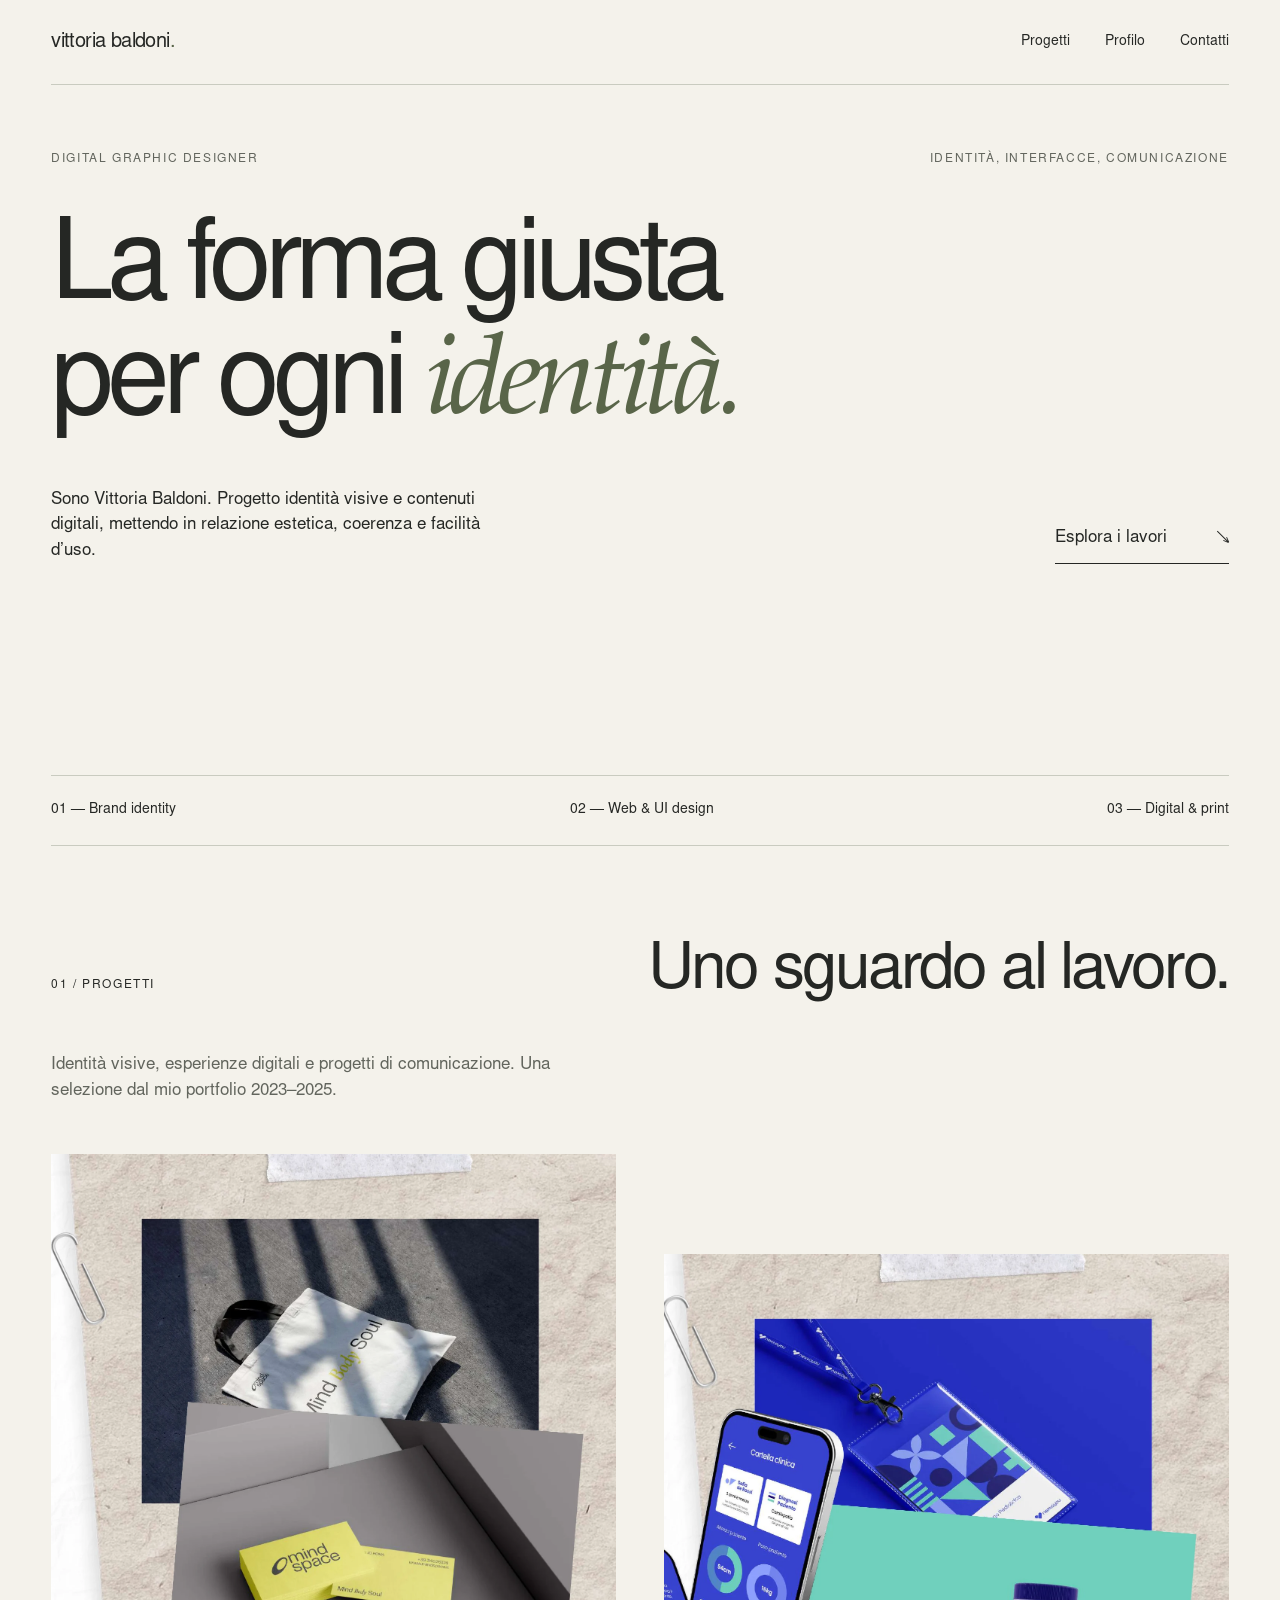
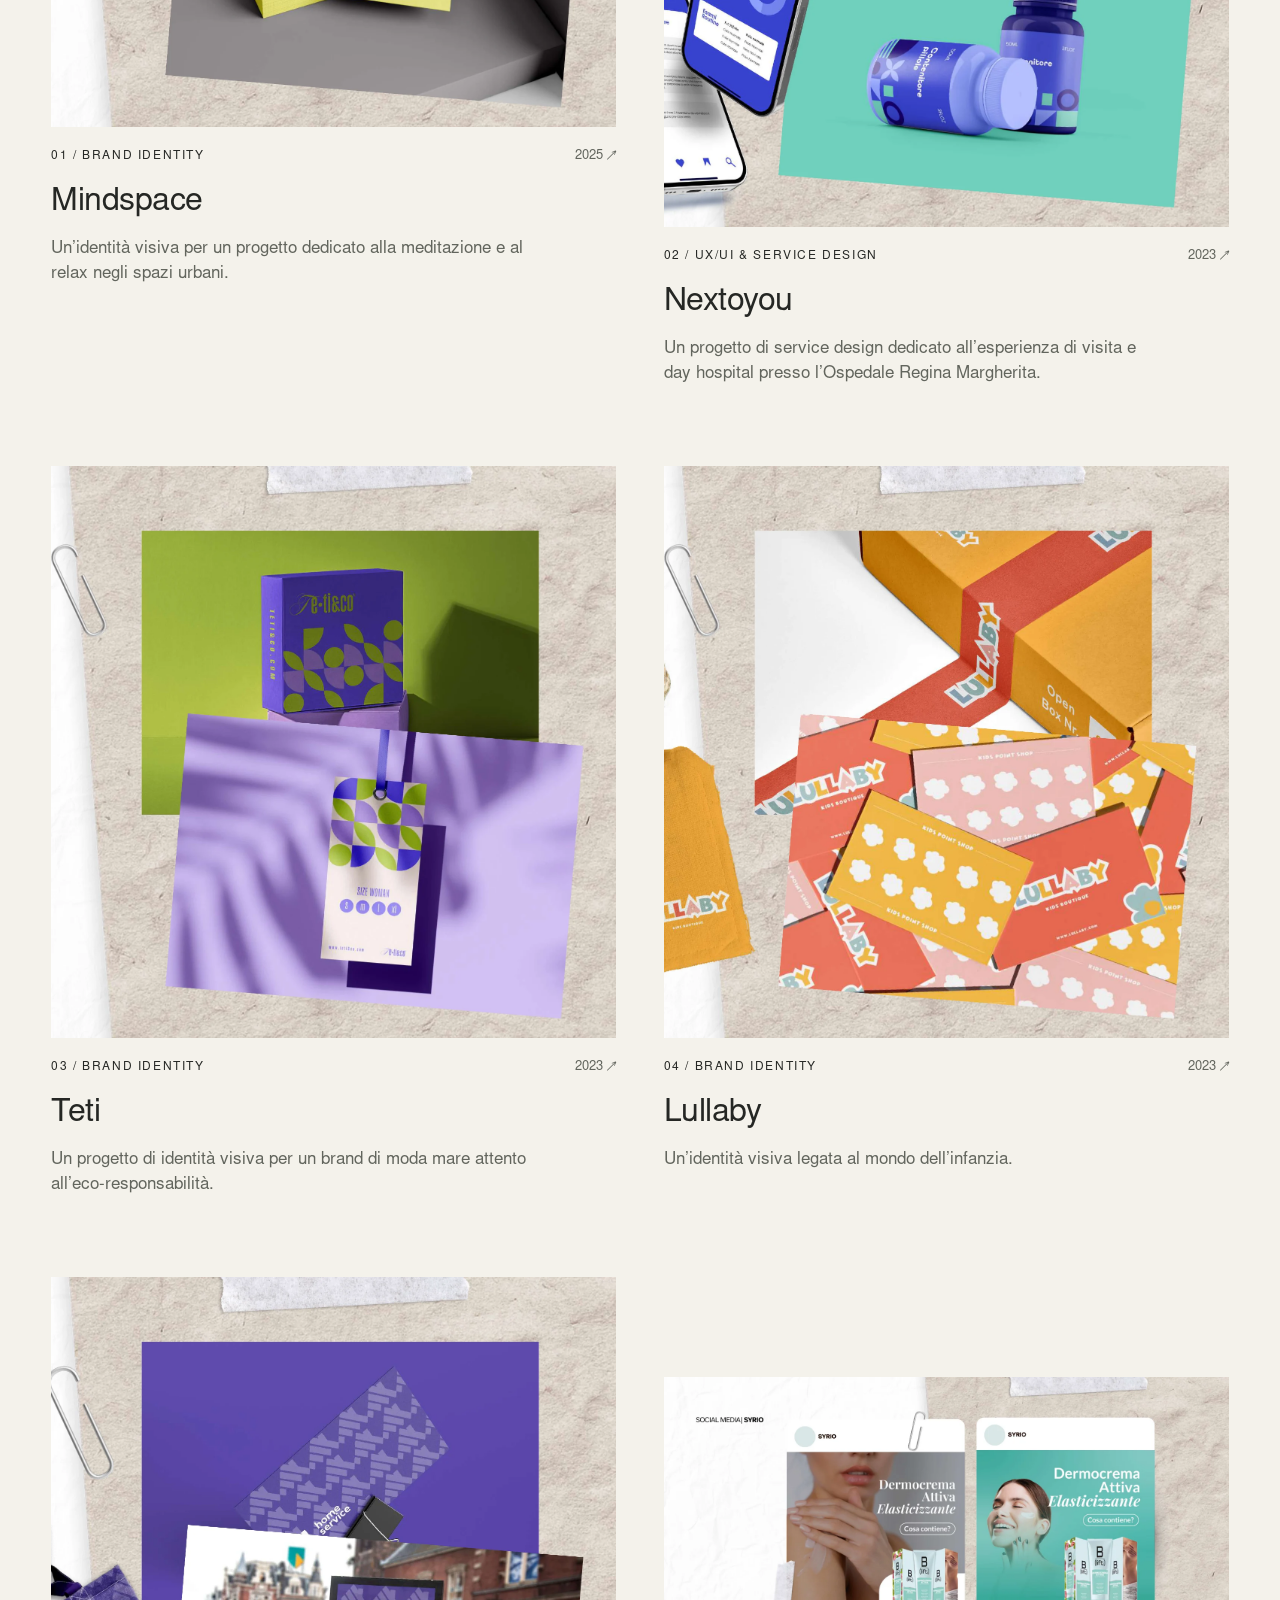
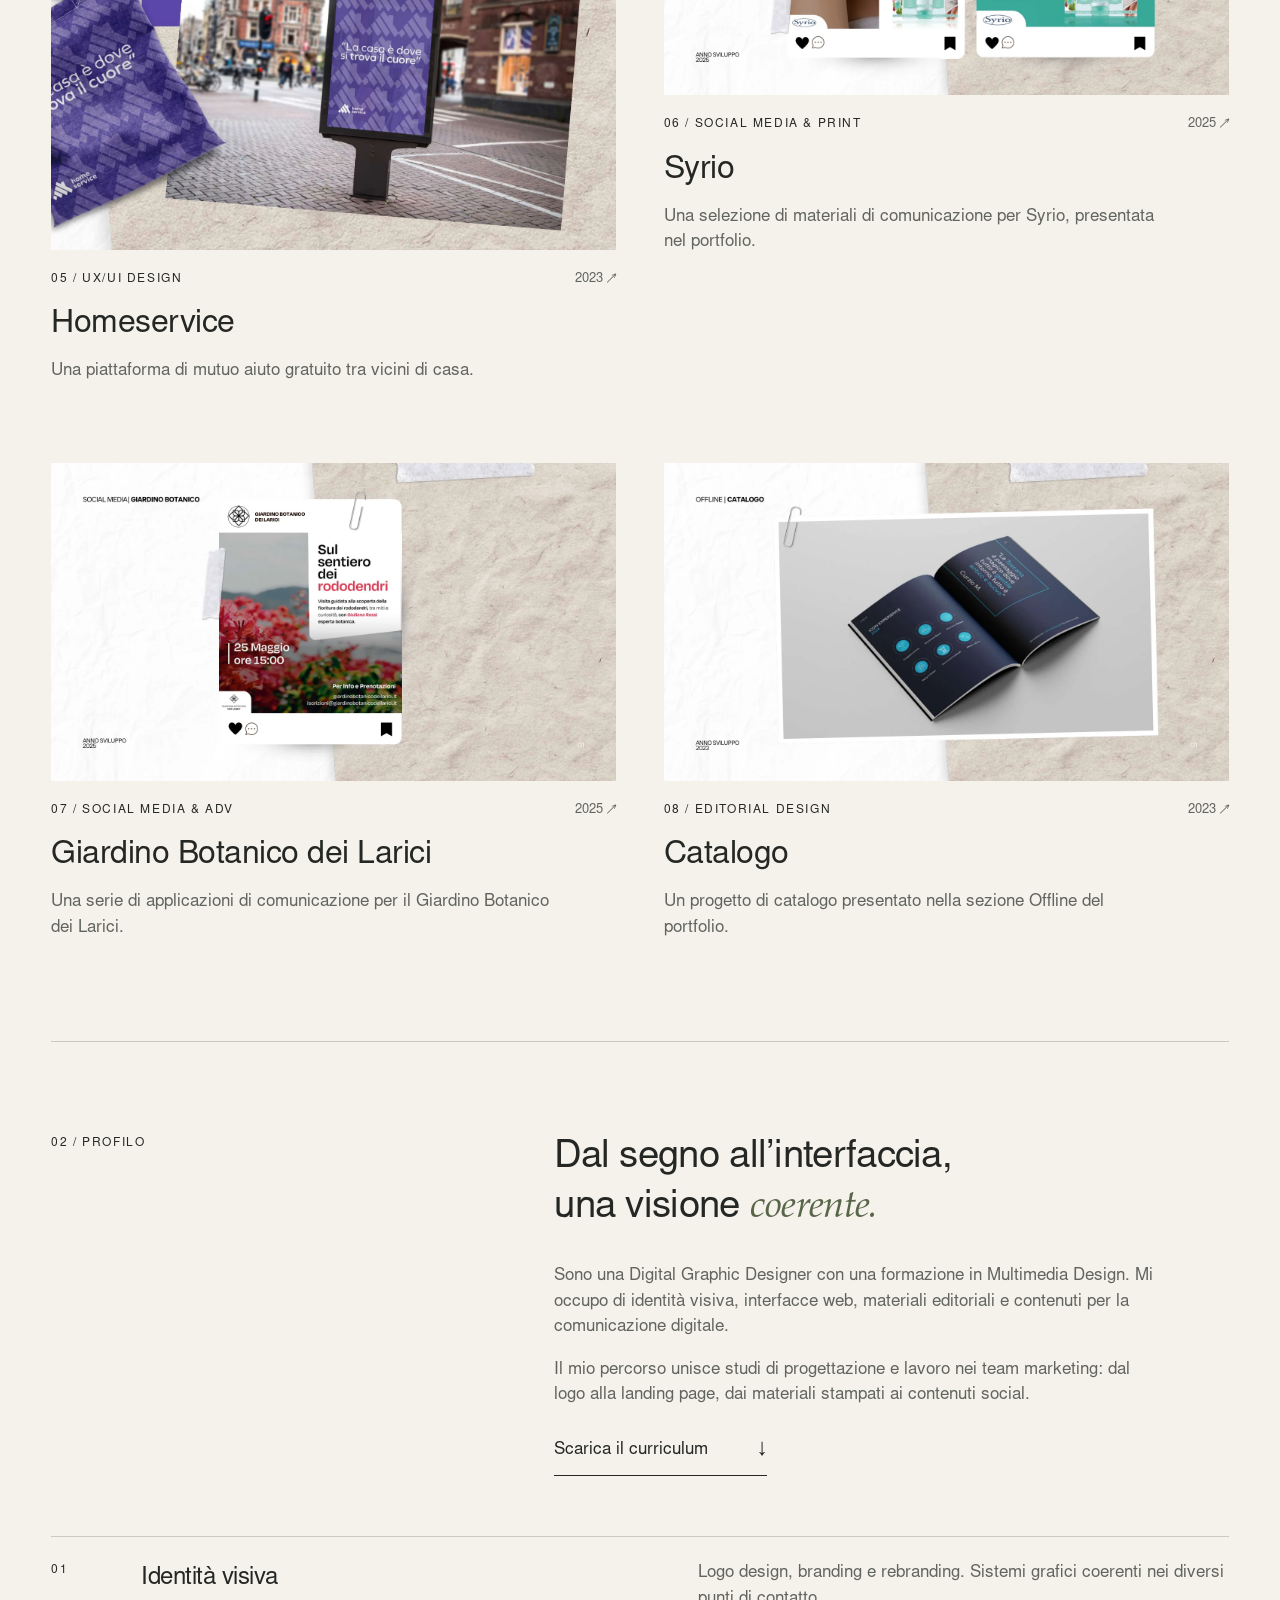
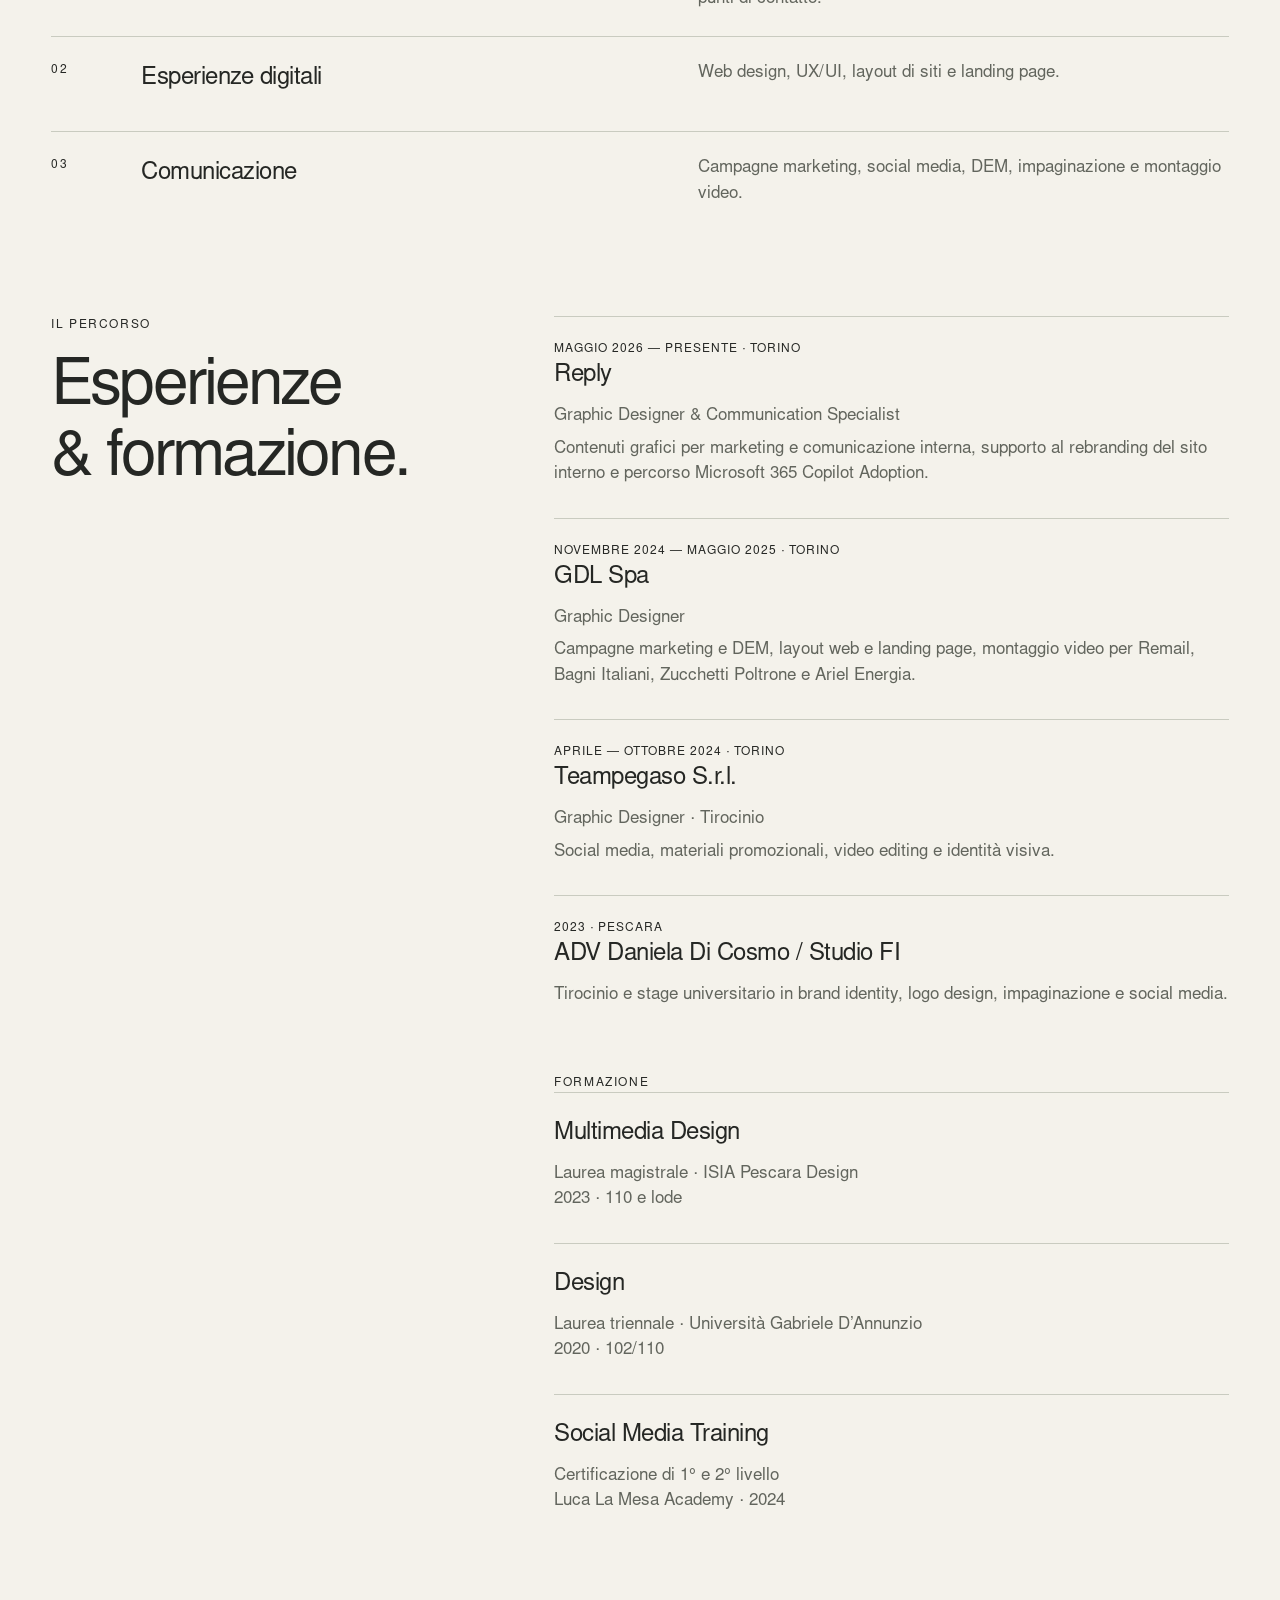
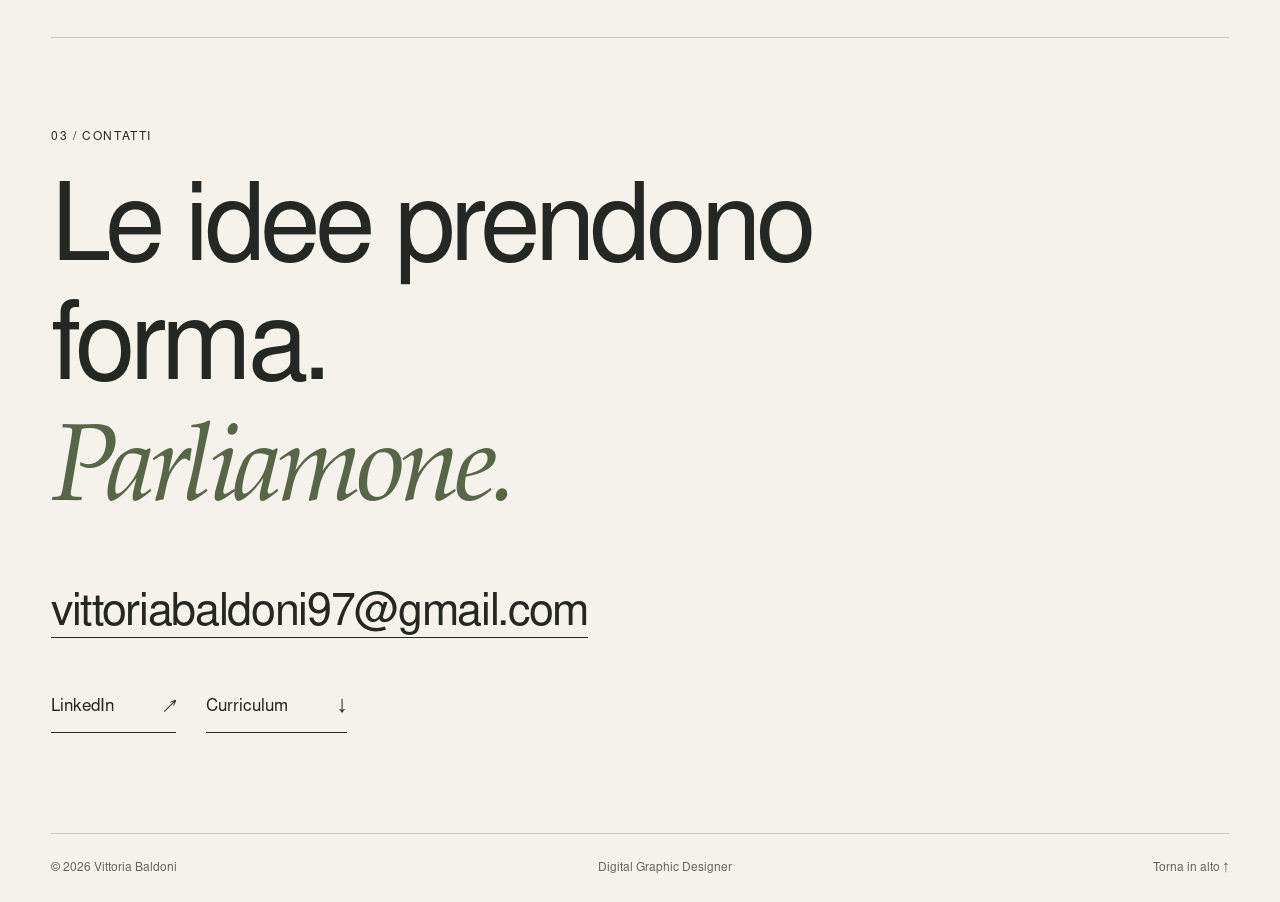
<file: index.html>
<!doctype html><html lang="it"><head><meta charset="utf-8"><meta name="viewport" content="width=device-width,initial-scale=1"><meta name="description" content="Vittoria Baldoni, Digital Graphic Designer. Identità visiva, web design e comunicazione digitale."><title>Vittoria Baldoni — Digital Graphic Designer</title><link rel="stylesheet" href="style.css"></head><body><a class="skip" href="#main">Vai al contenuto</a><header><a class="logo" href="index.html" aria-label="Vittoria Baldoni, home">vittoria baldoni<span style="color:var(--accent)">.</span></a><nav aria-label="Navigazione principale"><a href="index.html#progetti">Progetti</a><a href="index.html#profilo">Profilo</a><a href="index.html#contatti">Contatti</a></nav></header><main id="main"><section class="hero reveal"><div class="intro eyebrow"><span>Digital Graphic Designer</span><span>Identità, interfacce, comunicazione</span></div><h1>La forma giusta<br>per ogni <em>identità.</em></h1><div class="hero-bottom"><p>Sono Vittoria Baldoni. Progetto identità visive e contenuti digitali, mettendo in relazione estetica, coerenza e facilità d’uso.</p><a class="under" href="#progetti">Esplora i lavori <span aria-hidden="true">↘</span></a></div></section><div class="ticker" aria-label="Ambiti di progettazione"><span>01 — Brand identity</span><span>02 — Web &amp; UI design</span><span>03 — Digital &amp; print</span></div><section class="section" id="progetti"><div class="section-head"><div class="label">01 / Progetti</div><h2>Uno sguardo al lavoro.</h2></div><p class="selection-intro">Identità visive, esperienze digitali e progetti di comunicazione. Una selezione dal mio portfolio 2023–2025.</p><div class="project-grid"><article class="project"><a href="mindspace.html"><div class="project-image"><img src="assets/mindspace-cover.webp" alt="Mindspace — Brand identity" loading="lazy" width="1501" height="1521"></div><div class="project-meta"><span class="label">01 / Brand identity</span><span class="small">2025 ↗</span></div><h3>Mindspace</h3><p>Un’identità visiva per un progetto dedicato alla meditazione e al relax negli spazi urbani.</p></a></article><article class="project"><a href="nextoyou.html"><div class="project-image"><img src="assets/nextoyou-cover.webp" alt="Nextoyou — UX/UI &amp; service design" loading="lazy" width="1501" height="1521"></div><div class="project-meta"><span class="label">02 / UX/UI & service design</span><span class="small">2023 ↗</span></div><h3>Nextoyou</h3><p>Un progetto di service design dedicato all’esperienza di visita e day hospital presso l’Ospedale Regina Margherita.</p></a></article><article class="project"><a href="teti.html"><div class="project-image"><img src="assets/teti-cover.webp" alt="Teti — Brand identity" loading="lazy" width="1501" height="1521"></div><div class="project-meta"><span class="label">03 / Brand identity</span><span class="small">2023 ↗</span></div><h3>Teti</h3><p>Un progetto di identità visiva per un brand di moda mare attento all’eco-responsabilità.</p></a></article><article class="project"><a href="lullaby.html"><div class="project-image"><img src="assets/lullaby-cover.webp" alt="Lullaby — Brand identity" loading="lazy" width="1501" height="1521"></div><div class="project-meta"><span class="label">04 / Brand identity</span><span class="small">2023 ↗</span></div><h3>Lullaby</h3><p>Un’identità visiva legata al mondo dell’infanzia.</p></a></article><article class="project"><a href="homeservice.html"><div class="project-image"><img src="assets/homeservice-cover.webp" alt="Homeservice — UX/UI design" loading="lazy" width="1501" height="1521"></div><div class="project-meta"><span class="label">05 / UX/UI design</span><span class="small">2023 ↗</span></div><h3>Homeservice</h3><p>Una piattaforma di mutuo aiuto gratuito tra vicini di casa.</p></a></article><article class="project"><a href="syrio.html"><div class="project-image"><img src="assets/syrio-cover.webp" alt="Syrio — Social media &amp; print" loading="lazy" width="1500" height="844"></div><div class="project-meta"><span class="label">06 / Social media & print</span><span class="small">2025 ↗</span></div><h3>Syrio</h3><p>Una selezione di materiali di comunicazione per Syrio, presentata nel portfolio.</p></a></article><article class="project"><a href="giardino-botanico.html"><div class="project-image"><img src="assets/giardino-botanico-cover.webp" alt="Giardino Botanico dei Larici — Social media &amp; ADV" loading="lazy" width="1500" height="844"></div><div class="project-meta"><span class="label">07 / Social media & ADV</span><span class="small">2025 ↗</span></div><h3>Giardino Botanico dei Larici</h3><p>Una serie di applicazioni di comunicazione per il Giardino Botanico dei Larici.</p></a></article><article class="project"><a href="catalogo.html"><div class="project-image"><img src="assets/catalogo-cover.webp" alt="Catalogo — Editorial design" loading="lazy" width="1500" height="844"></div><div class="project-meta"><span class="label">08 / Editorial design</span><span class="small">2023 ↗</span></div><h3>Catalogo</h3><p>Un progetto di catalogo presentato nella sezione Offline del portfolio.</p></a></article></div></section><section class="section" id="profilo"><div class="profile"><div class="label">02 / Profilo</div><div><h2 class="lead">Dal segno all’interfaccia,<br>una visione <em>coerente.</em></h2><p class="bio">Sono una Digital Graphic Designer con una formazione in Multimedia Design. Mi occupo di identità visiva, interfacce web, materiali editoriali e contenuti per la comunicazione digitale.</p><p class="bio">Il mio percorso unisce studi di progettazione e lavoro nei team marketing: dal logo alla landing page, dai materiali stampati ai contenuti social.</p><a class="under" href="assets/CV-Vittoria-Baldoni.pdf" download>Scarica il curriculum <span aria-hidden="true">↓</span></a></div></div><div class="skills"><div class="row"><span class="label">01</span><h3>Identità visiva</h3><p>Logo design, branding e rebranding. Sistemi grafici coerenti nei diversi punti di contatto.</p></div><div class="row"><span class="label">02</span><h3>Esperienze digitali</h3><p>Web design, UX/UI, layout di siti e landing page.</p></div><div class="row"><span class="label">03</span><h3>Comunicazione</h3><p>Campagne marketing, social media, DEM, impaginazione e montaggio video.</p></div></div><div class="experience"><div><div class="label">Il percorso</div><h2 style="margin-top:20px">Esperienze<br>&amp; formazione.</h2></div><div><article class="job"><div class="date">Maggio 2026 — Presente · Torino</div><h3>Reply</h3><p>Graphic Designer &amp; Communication Specialist</p><p>Contenuti grafici per marketing e comunicazione interna, supporto al rebranding del sito interno e percorso Microsoft 365 Copilot Adoption.</p></article><article class="job"><div class="date">Novembre 2024 — Maggio 2025 · Torino</div><h3>GDL Spa</h3><p>Graphic Designer</p><p>Campagne marketing e DEM, layout web e landing page, montaggio video per Remail, Bagni Italiani, Zucchetti Poltrone e Ariel Energia.</p></article><article class="job"><div class="date">Aprile — Ottobre 2024 · Torino</div><h3>Teampegaso S.r.l.</h3><p>Graphic Designer · Tirocinio</p><p>Social media, materiali promozionali, video editing e identità visiva.</p></article><article class="job"><div class="date">2023 · Pescara</div><h3>ADV Daniela Di Cosmo / Studio FI</h3><p>Tirocinio e stage universitario in brand identity, logo design, impaginazione e social media.</p></article><div class="education"><div class="label">Formazione</div><article class="job"><h3>Multimedia Design</h3><p>Laurea magistrale · ISIA Pescara Design<br>2023 · 110 e lode</p></article><article class="job"><h3>Design</h3><p>Laurea triennale · Università Gabriele D’Annunzio<br>2020 · 102/110</p></article><article class="job"><h3>Social Media Training</h3><p>Certificazione di 1° e 2° livello<br>Luca La Mesa Academy · 2024</p></article></div></div></div></section><section class="contact" id="contatti"><div class="label">03 / Contatti</div><h2>Le idee prendono forma.<br><em>Parliamone.</em></h2><a class="email" href="mailto:vittoriabaldoni97@gmail.com">vittoriabaldoni97@gmail.com</a><div class="contact-links"><a class="under" href="http://www.linkedin.com/in/vittoria-baldoni-b91b48222/" target="_blank" rel="noopener noreferrer">LinkedIn <span aria-hidden="true">↗</span></a><a class="under" href="assets/CV-Vittoria-Baldoni.pdf" download>Curriculum <span aria-hidden="true">↓</span></a></div></section></main><footer><span>© 2026 Vittoria Baldoni</span><span>Digital Graphic Designer</span><a href="#main">Torna in alto ↑</a></footer></body></html>
</file>
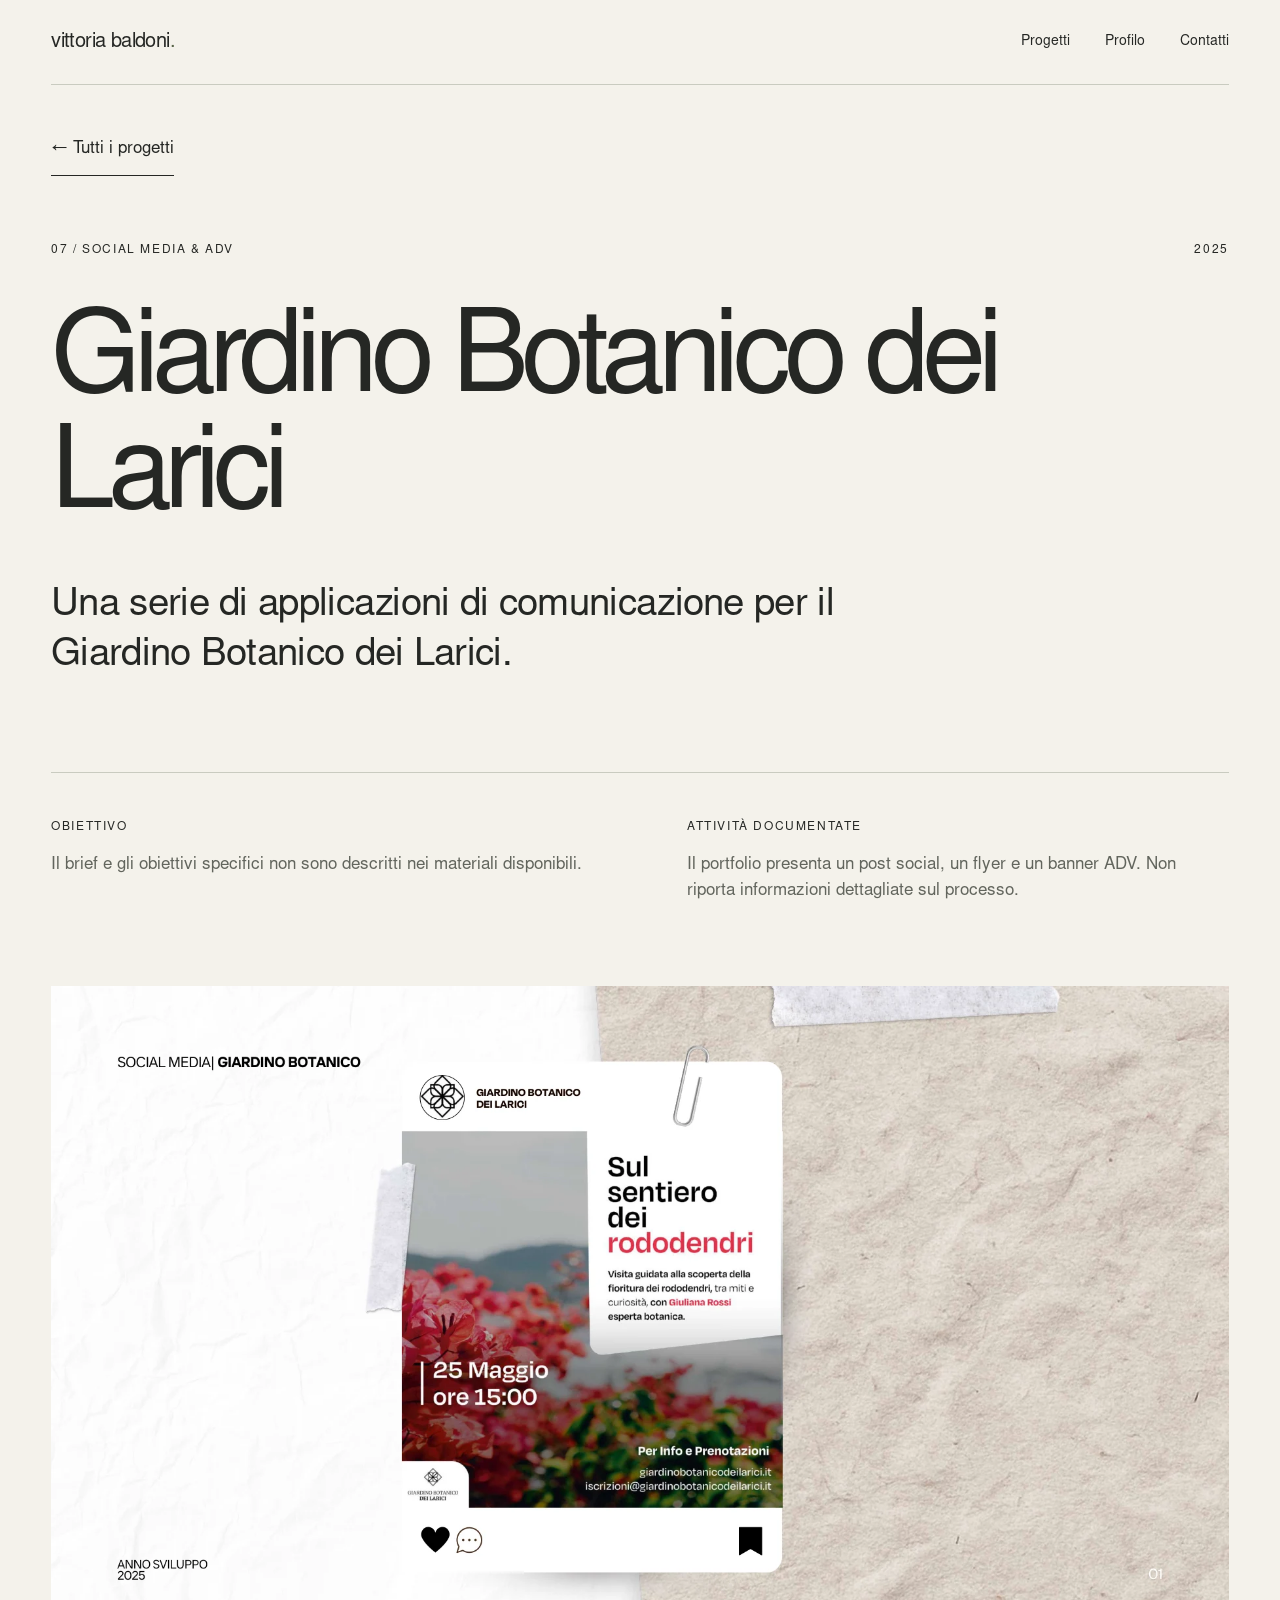
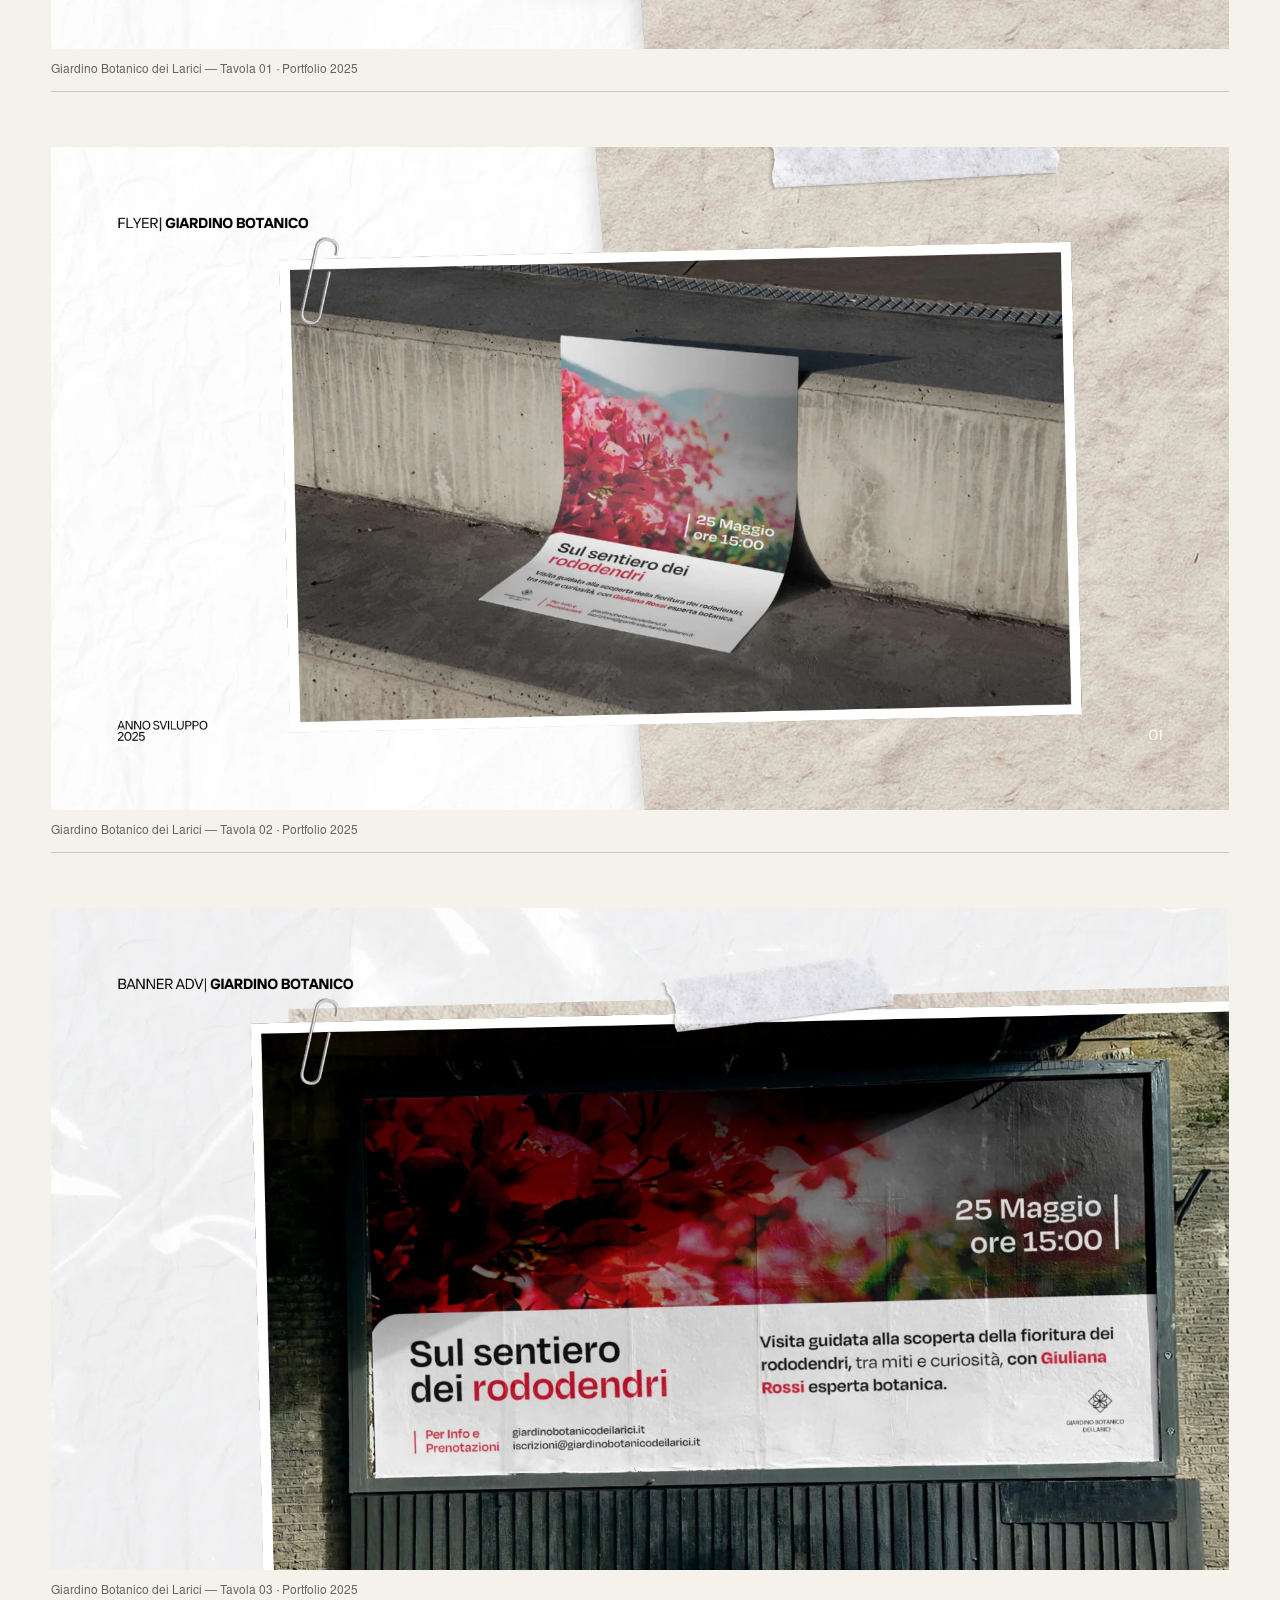
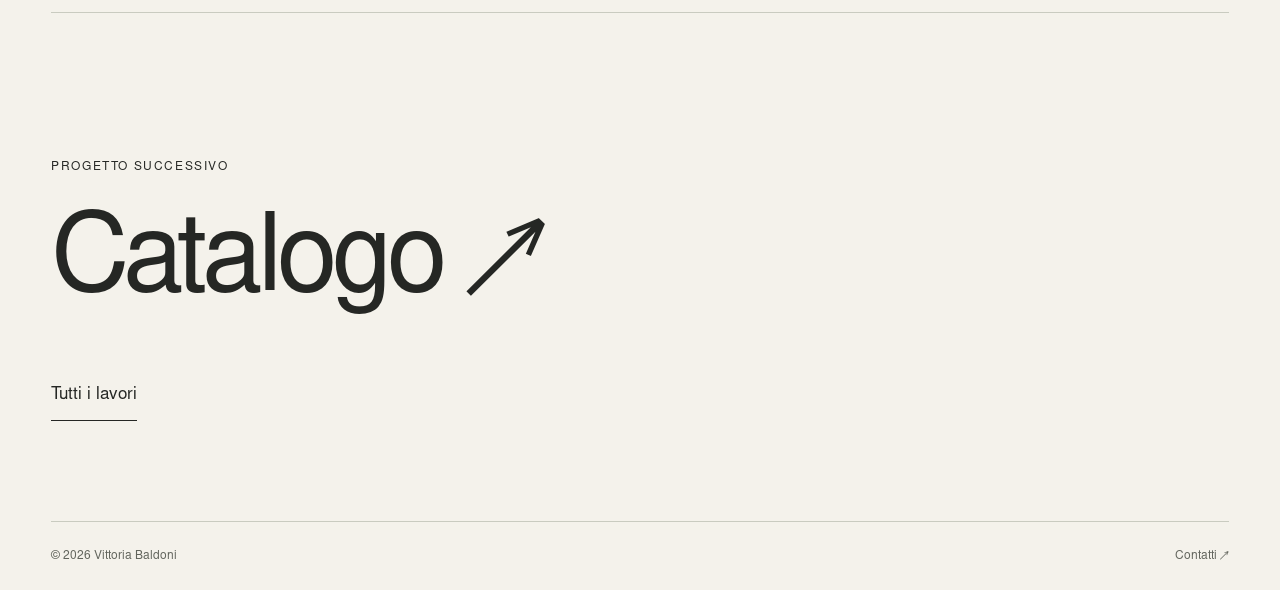
<file: giardino-botanico.html>
<!doctype html><html lang="it"><head><meta charset="utf-8"><meta name="viewport" content="width=device-width,initial-scale=1"><meta name="description" content="Vittoria Baldoni, Digital Graphic Designer. Identità visiva, web design e comunicazione digitale."><title>Giardino Botanico dei Larici — Vittoria Baldoni</title><link rel="stylesheet" href="style.css"></head><body><a class="skip" href="#main">Vai al contenuto</a><header><a class="logo" href="index.html" aria-label="Vittoria Baldoni, home">vittoria baldoni<span style="color:var(--accent)">.</span></a><nav aria-label="Navigazione principale"><a href="index.html#progetti">Progetti</a><a href="index.html#profilo">Profilo</a><a href="index.html#contatti">Contatti</a></nav></header><main id="main"><section class="project-hero reveal"><a class="under" href="index.html#progetti">← Tutti i progetti</a><div class="project-meta"><span class="label">07 / Social media & ADV</span><span class="label">2025</span></div><h1>Giardino Botanico dei Larici</h1><p class="lead">Una serie di applicazioni di comunicazione per il Giardino Botanico dei Larici.</p></section><section class="project-story"><div><div class="label">Obiettivo</div><p>Il brief e gli obiettivi specifici non sono descritti nei materiali disponibili.</p></div><div><div class="label">Attività documentate</div><p>Il portfolio presenta un post social, un flyer e un banner ADV. Non riporta informazioni dettagliate sul processo.</p></div></section><div class="gallery"><figure><img src="assets/giardino-botanico-1.webp" alt="Giardino Botanico dei Larici: tavola 1 dal portfolio originale" width="1800" height="1013" loading="lazy"><figcaption>Giardino Botanico dei Larici — Tavola 01 · Portfolio 2025</figcaption></figure><figure><img src="assets/giardino-botanico-2.webp" alt="Giardino Botanico dei Larici: tavola 2 dal portfolio originale" width="1800" height="1013" loading="lazy"><figcaption>Giardino Botanico dei Larici — Tavola 02 · Portfolio 2025</figcaption></figure><figure><img src="assets/giardino-botanico-3.webp" alt="Giardino Botanico dei Larici: tavola 3 dal portfolio originale" width="1800" height="1013" loading="lazy"><figcaption>Giardino Botanico dei Larici — Tavola 03 · Portfolio 2025</figcaption></figure></div><section class="contact"><div class="label">Progetto successivo</div><h2><a href="catalogo.html">Catalogo <span aria-hidden="true">↗</span></a></h2><a class="under" href="index.html#progetti">Tutti i lavori</a></section></main><footer><span>© 2026 Vittoria Baldoni</span><a href="index.html#contatti">Contatti ↗</a></footer></body></html>
</file>
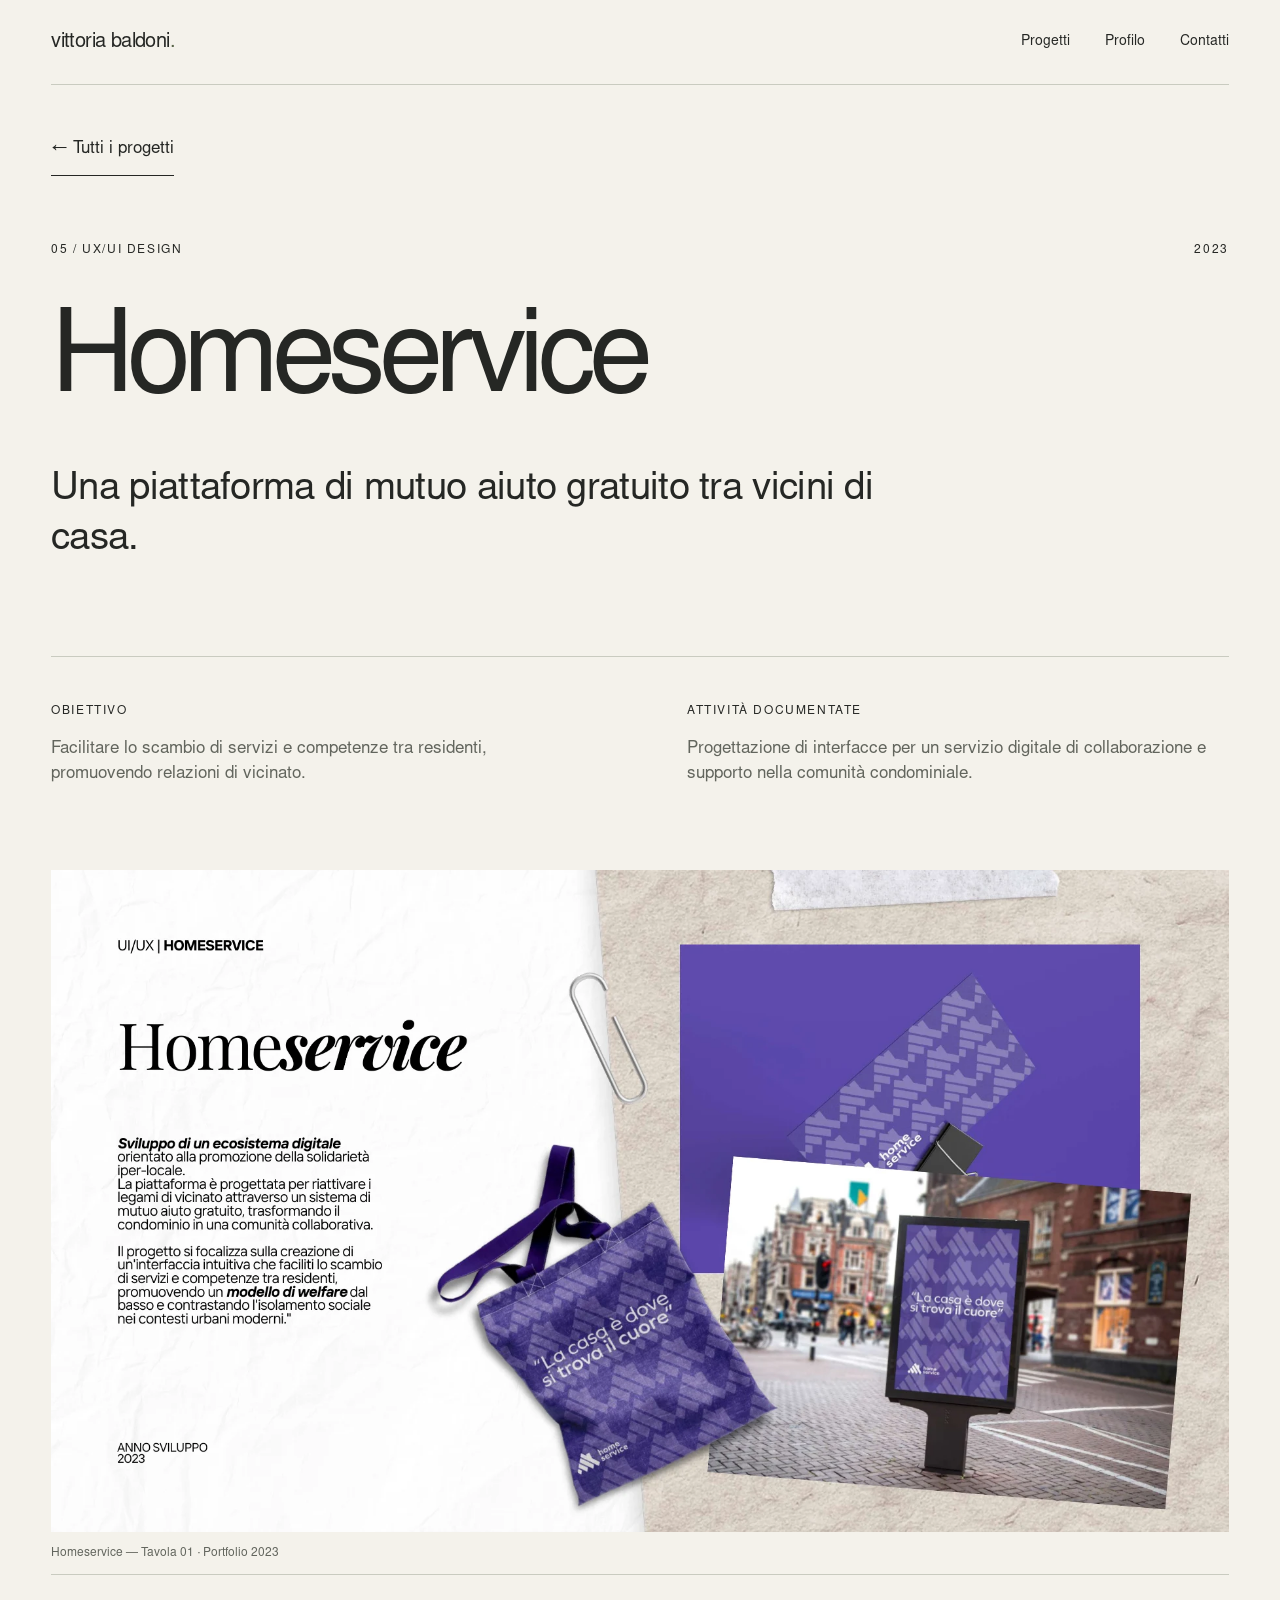
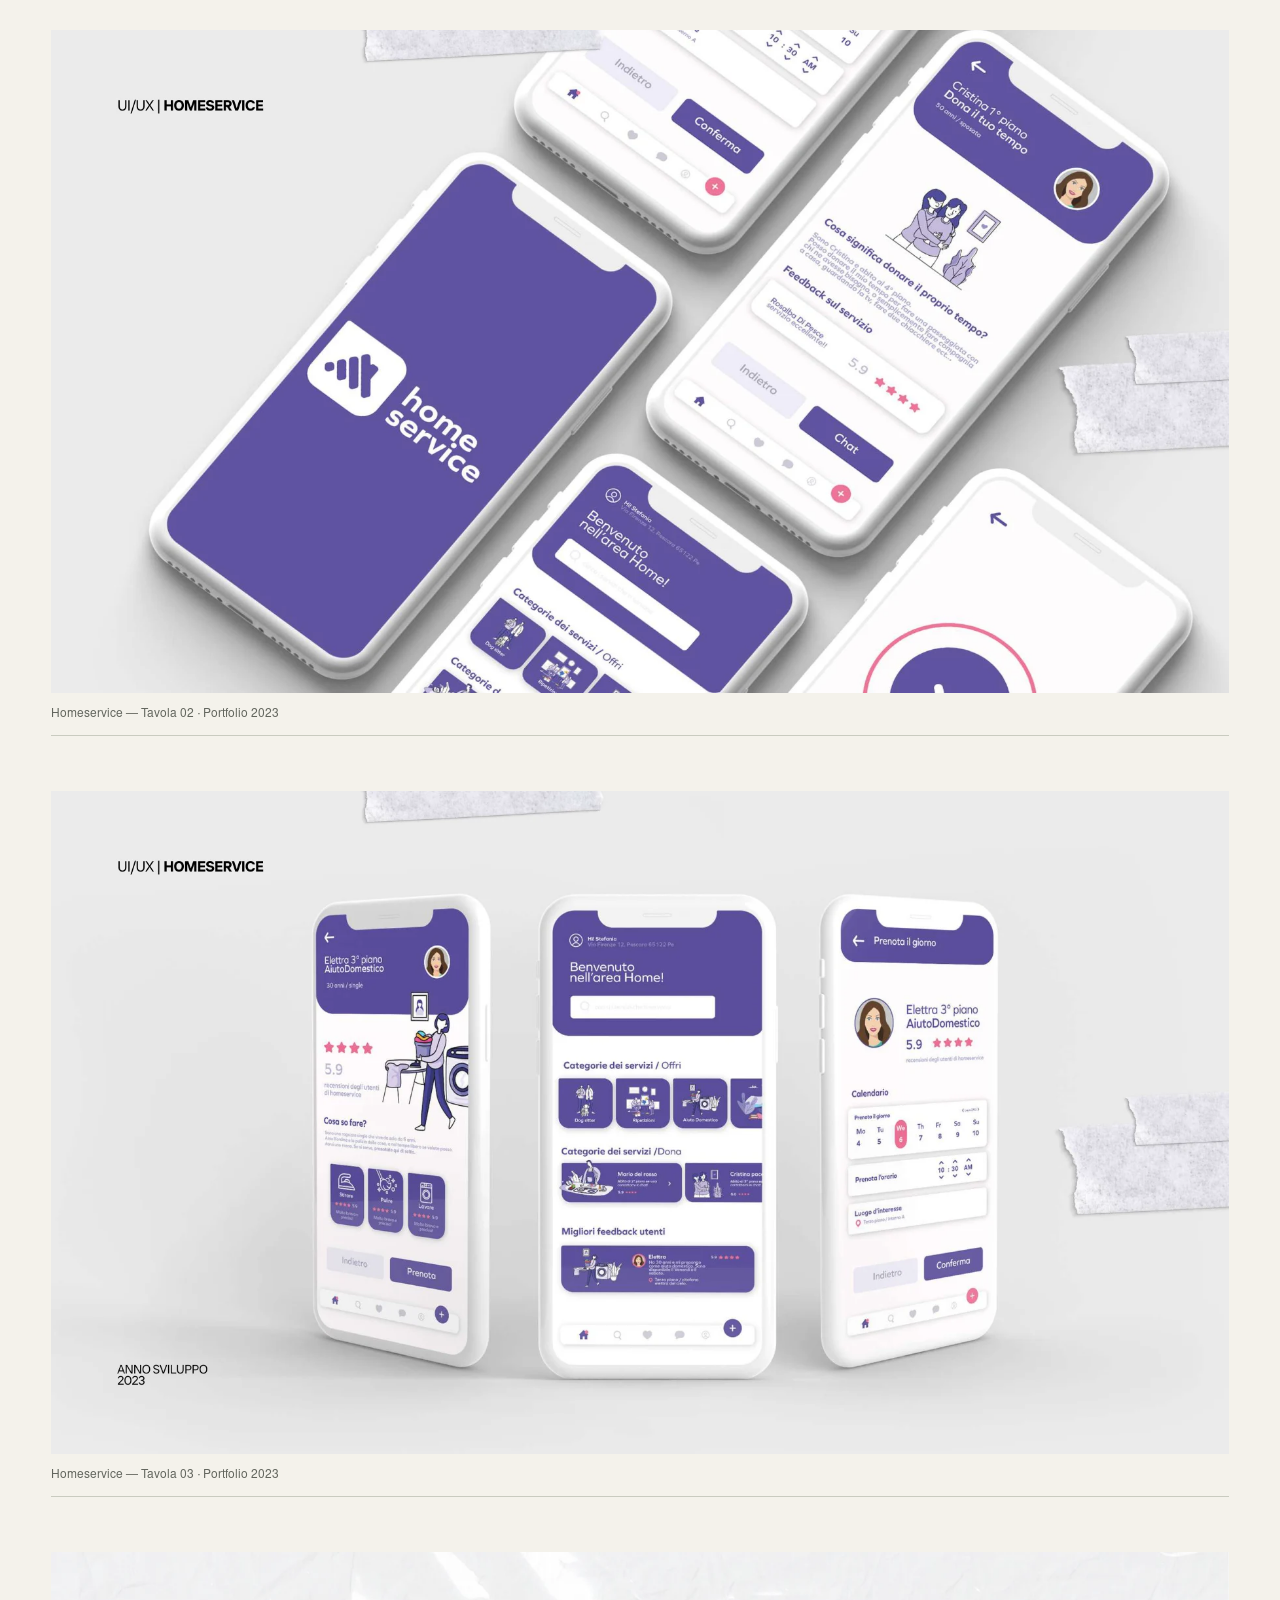
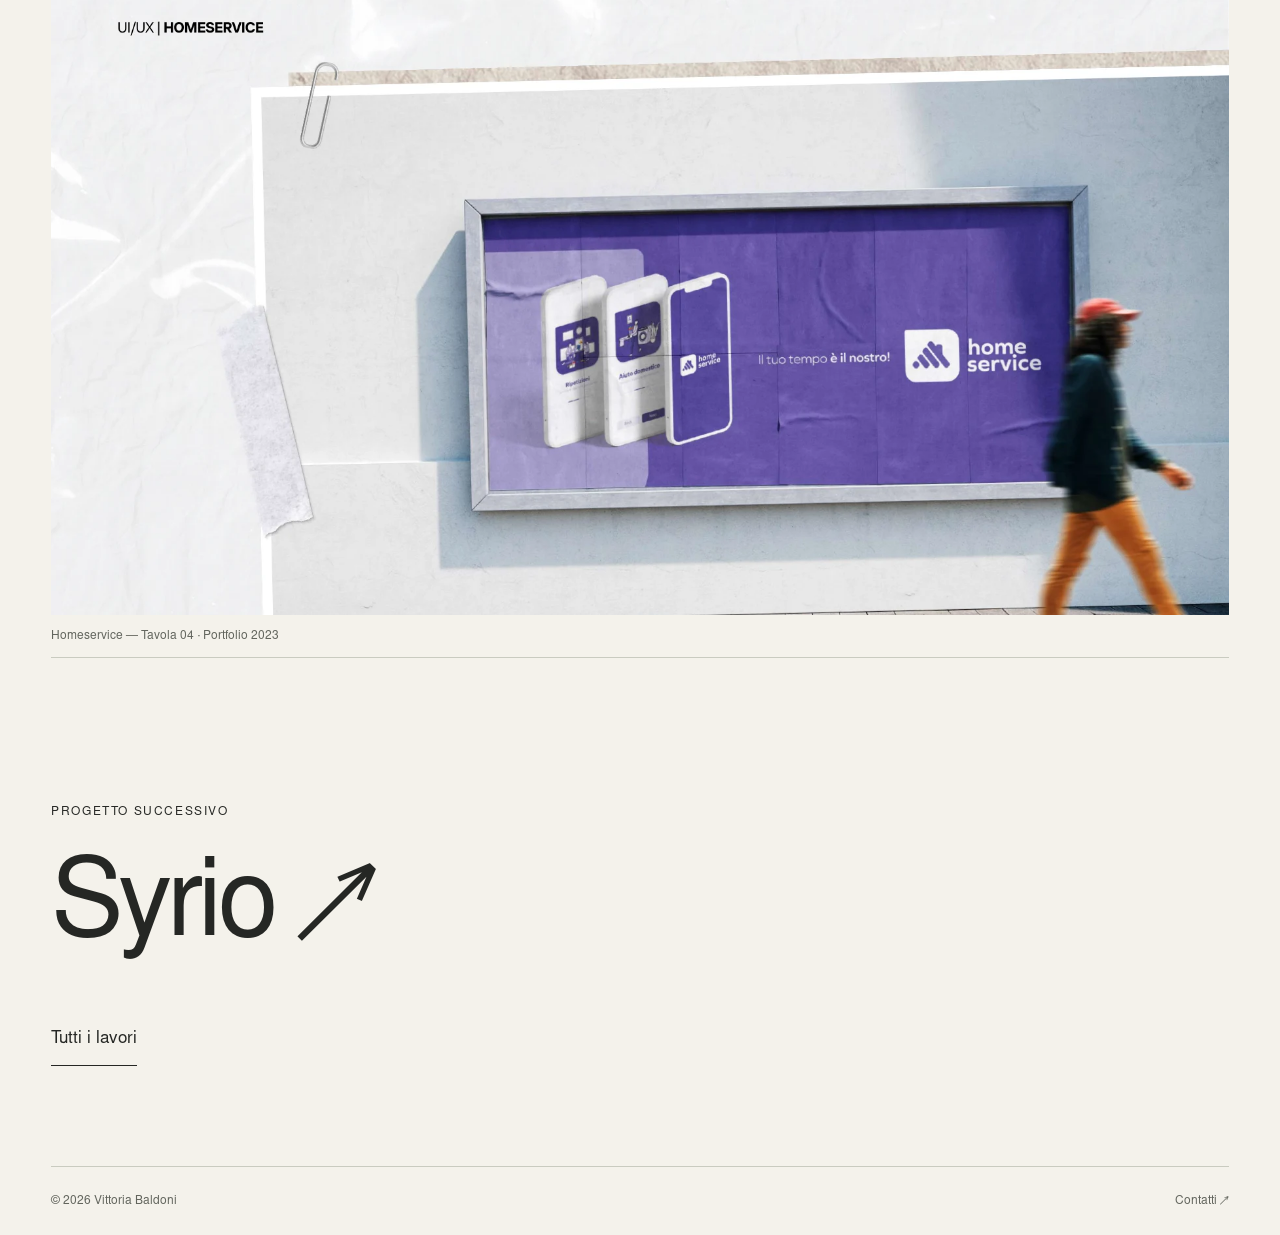
<file: homeservice.html>
<!doctype html><html lang="it"><head><meta charset="utf-8"><meta name="viewport" content="width=device-width,initial-scale=1"><meta name="description" content="Vittoria Baldoni, Digital Graphic Designer. Identità visiva, web design e comunicazione digitale."><title>Homeservice — Vittoria Baldoni</title><link rel="stylesheet" href="style.css"></head><body><a class="skip" href="#main">Vai al contenuto</a><header><a class="logo" href="index.html" aria-label="Vittoria Baldoni, home">vittoria baldoni<span style="color:var(--accent)">.</span></a><nav aria-label="Navigazione principale"><a href="index.html#progetti">Progetti</a><a href="index.html#profilo">Profilo</a><a href="index.html#contatti">Contatti</a></nav></header><main id="main"><section class="project-hero reveal"><a class="under" href="index.html#progetti">← Tutti i progetti</a><div class="project-meta"><span class="label">05 / UX/UI design</span><span class="label">2023</span></div><h1>Homeservice</h1><p class="lead">Una piattaforma di mutuo aiuto gratuito tra vicini di casa.</p></section><section class="project-story"><div><div class="label">Obiettivo</div><p>Facilitare lo scambio di servizi e competenze tra residenti, promuovendo relazioni di vicinato.</p></div><div><div class="label">Attività documentate</div><p>Progettazione di interfacce per un servizio digitale di collaborazione e supporto nella comunità condominiale.</p></div></section><div class="gallery"><figure><img src="assets/homeservice-1.webp" alt="Homeservice: tavola 1 dal portfolio originale" width="1800" height="1013" loading="lazy"><figcaption>Homeservice — Tavola 01 · Portfolio 2023</figcaption></figure><figure><img src="assets/homeservice-2.webp" alt="Homeservice: tavola 2 dal portfolio originale" width="1800" height="1013" loading="lazy"><figcaption>Homeservice — Tavola 02 · Portfolio 2023</figcaption></figure><figure><img src="assets/homeservice-3.webp" alt="Homeservice: tavola 3 dal portfolio originale" width="1800" height="1013" loading="lazy"><figcaption>Homeservice — Tavola 03 · Portfolio 2023</figcaption></figure><figure><img src="assets/homeservice-4.webp" alt="Homeservice: tavola 4 dal portfolio originale" width="1800" height="1013" loading="lazy"><figcaption>Homeservice — Tavola 04 · Portfolio 2023</figcaption></figure></div><section class="contact"><div class="label">Progetto successivo</div><h2><a href="syrio.html">Syrio <span aria-hidden="true">↗</span></a></h2><a class="under" href="index.html#progetti">Tutti i lavori</a></section></main><footer><span>© 2026 Vittoria Baldoni</span><a href="index.html#contatti">Contatti ↗</a></footer></body></html>
</file>
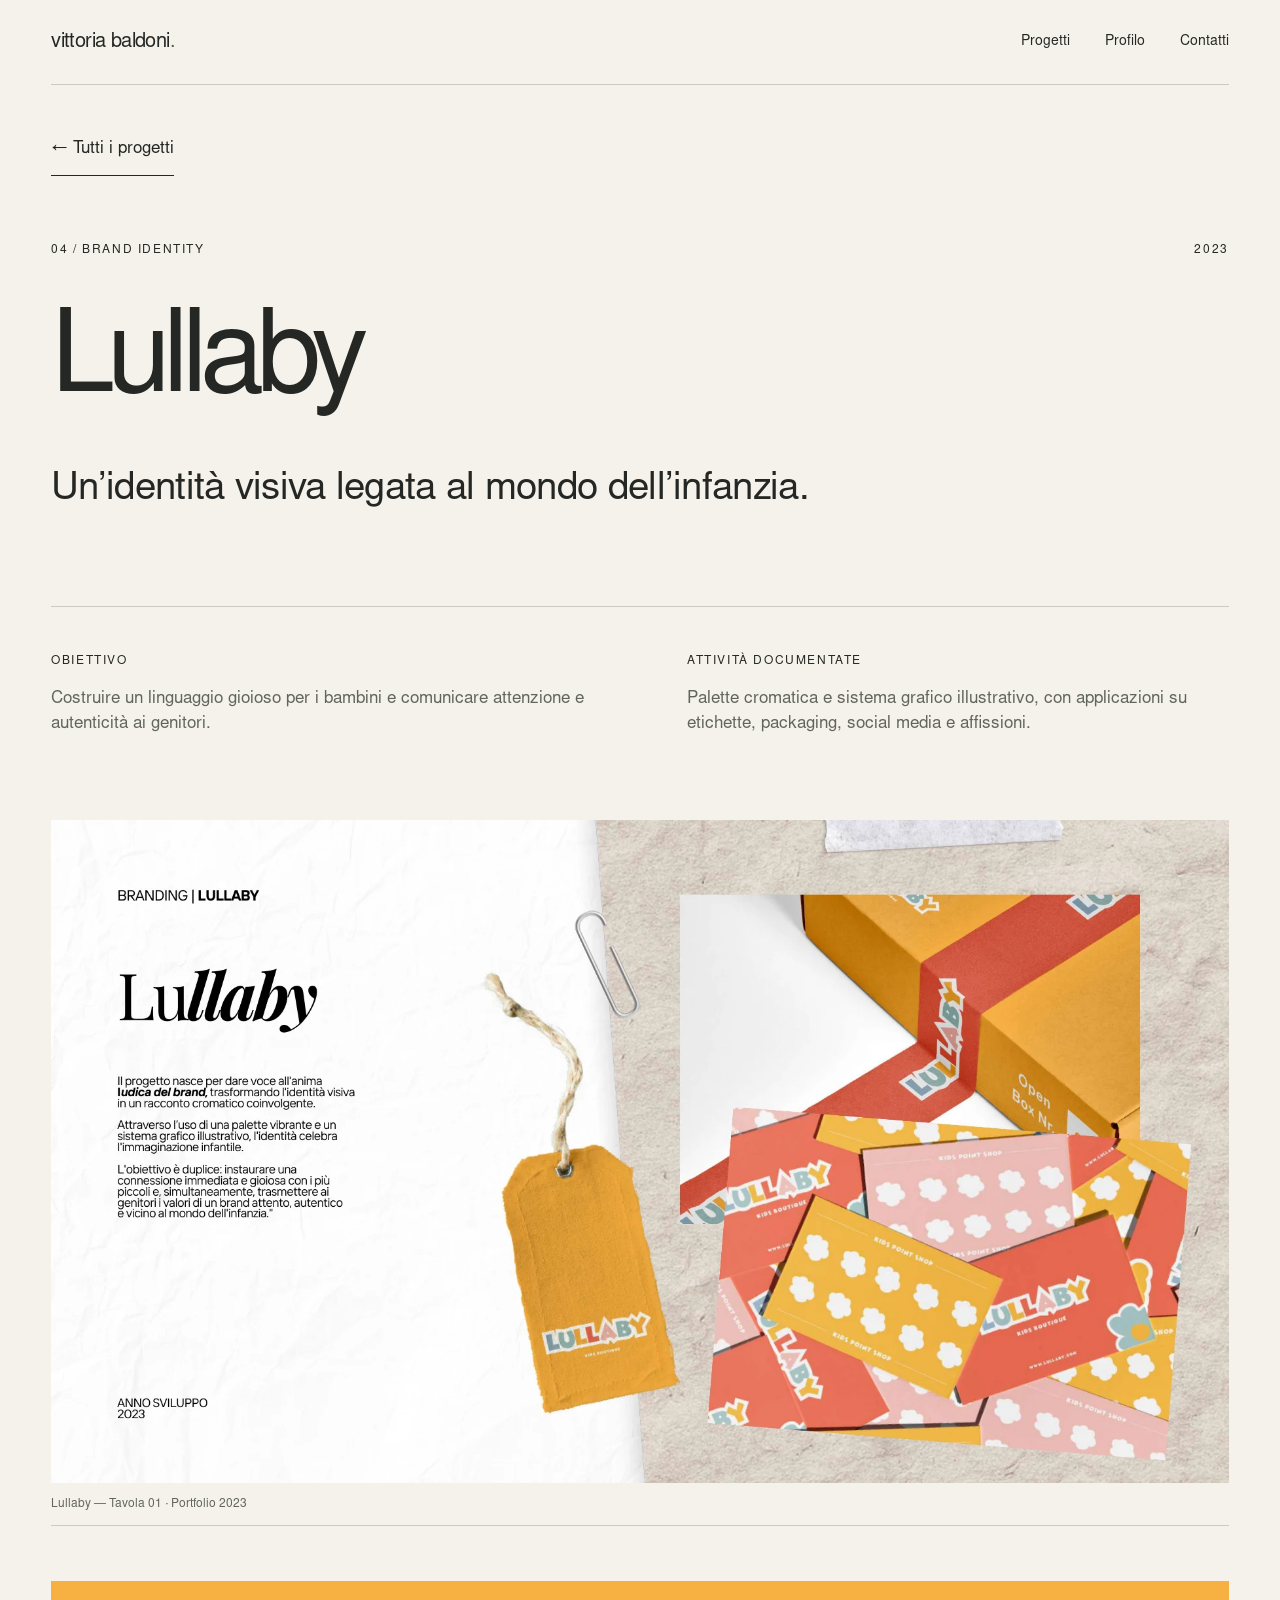
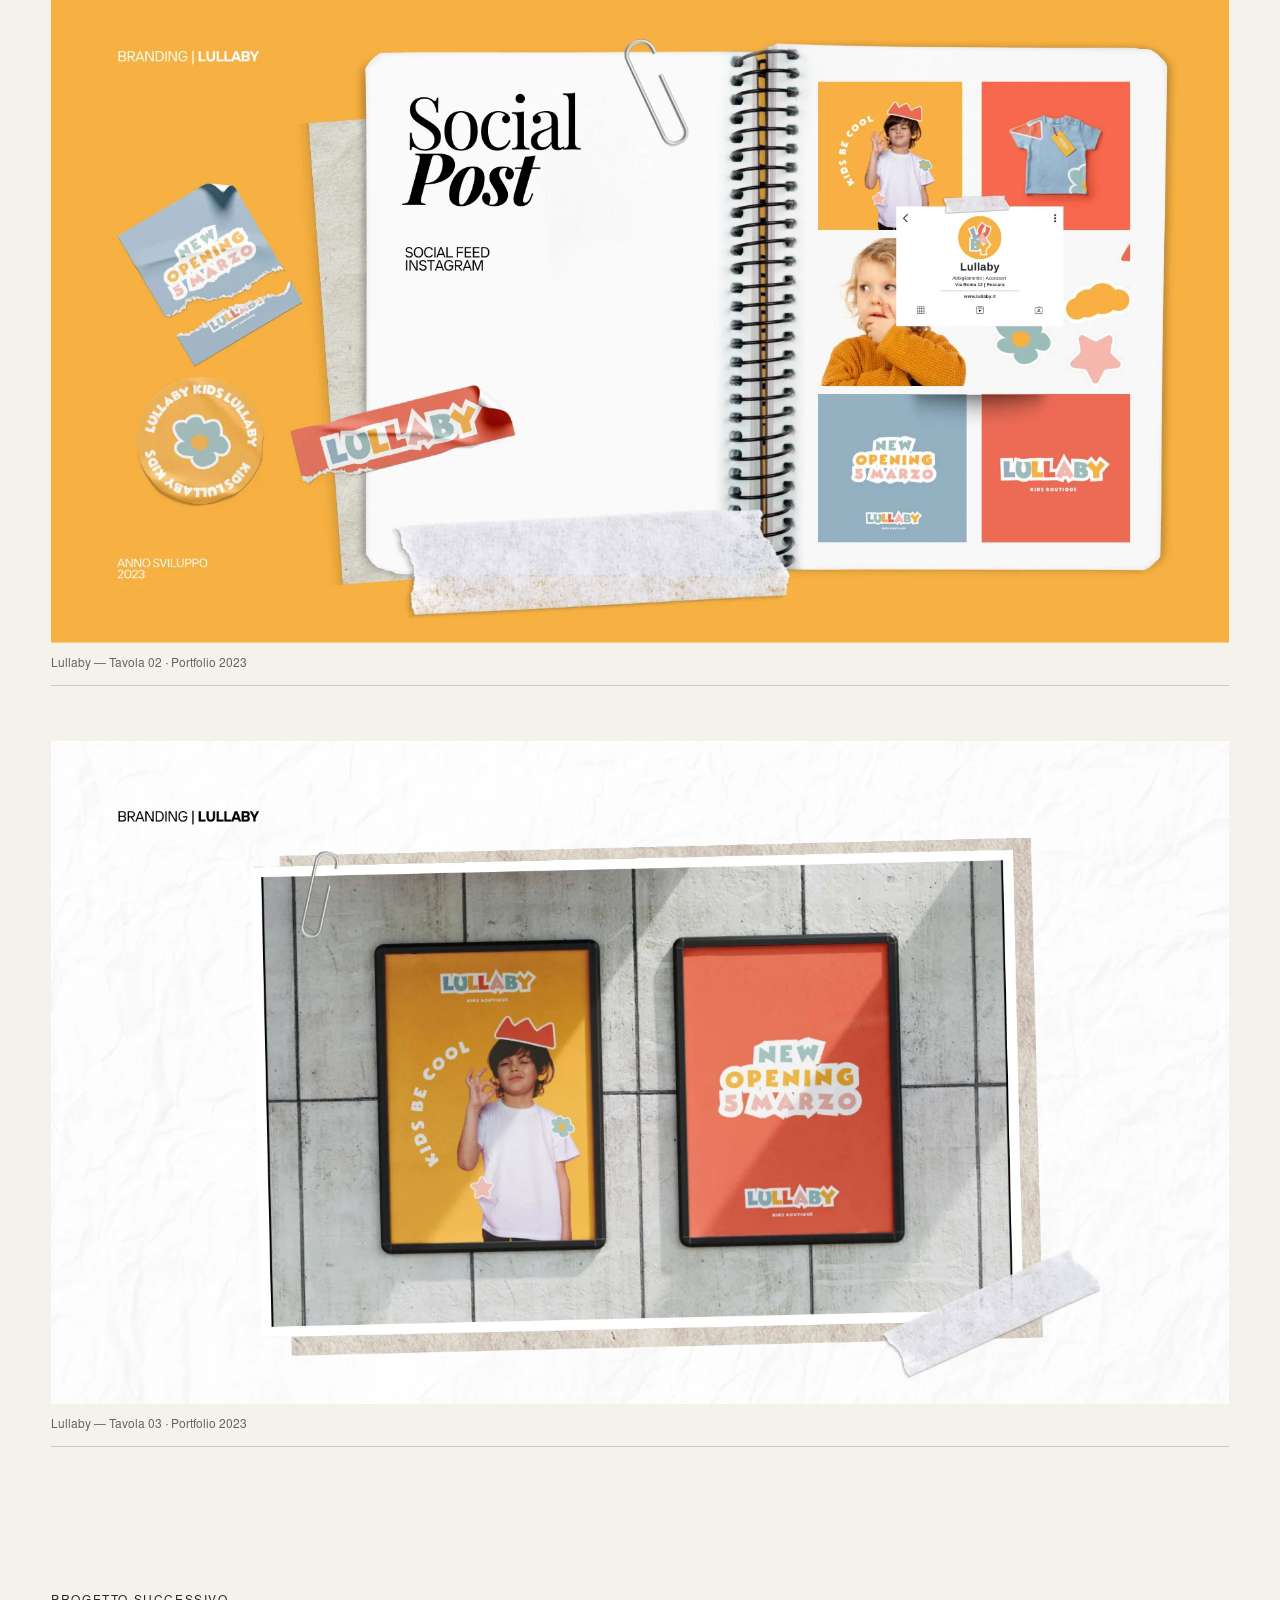
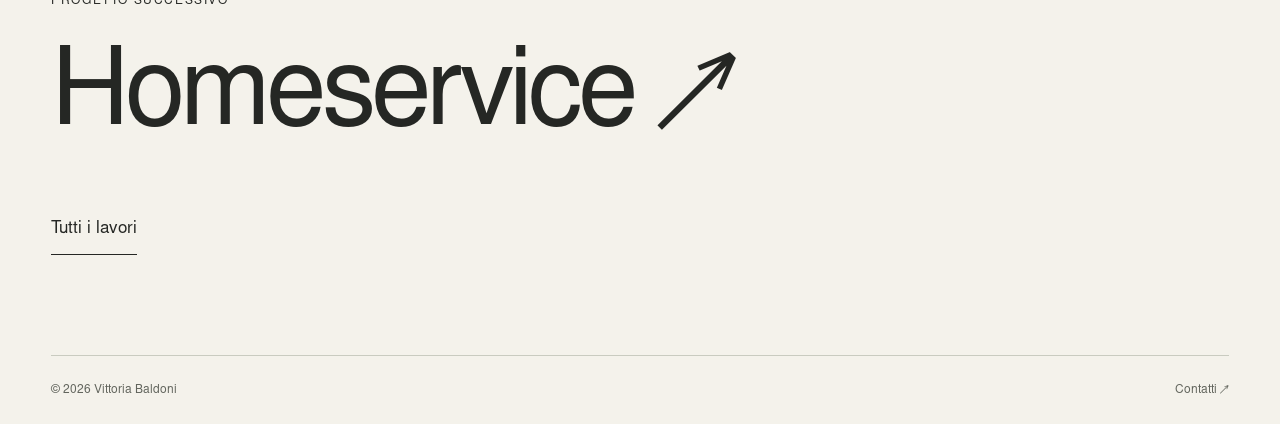
<file: lullaby.html>
<!doctype html><html lang="it"><head><meta charset="utf-8"><meta name="viewport" content="width=device-width,initial-scale=1"><meta name="description" content="Vittoria Baldoni, Digital Graphic Designer. Identità visiva, web design e comunicazione digitale."><title>Lullaby — Vittoria Baldoni</title><link rel="stylesheet" href="style.css"></head><body><a class="skip" href="#main">Vai al contenuto</a><header><a class="logo" href="index.html" aria-label="Vittoria Baldoni, home">vittoria baldoni<span style="color:var(--accent)">.</span></a><nav aria-label="Navigazione principale"><a href="index.html#progetti">Progetti</a><a href="index.html#profilo">Profilo</a><a href="index.html#contatti">Contatti</a></nav></header><main id="main"><section class="project-hero reveal"><a class="under" href="index.html#progetti">← Tutti i progetti</a><div class="project-meta"><span class="label">04 / Brand identity</span><span class="label">2023</span></div><h1>Lullaby</h1><p class="lead">Un’identità visiva legata al mondo dell’infanzia.</p></section><section class="project-story"><div><div class="label">Obiettivo</div><p>Costruire un linguaggio gioioso per i bambini e comunicare attenzione e autenticità ai genitori.</p></div><div><div class="label">Attività documentate</div><p>Palette cromatica e sistema grafico illustrativo, con applicazioni su etichette, packaging, social media e affissioni.</p></div></section><div class="gallery"><figure><img src="assets/lullaby-1.webp" alt="Lullaby: tavola 1 dal portfolio originale" width="1800" height="1013" loading="lazy"><figcaption>Lullaby — Tavola 01 · Portfolio 2023</figcaption></figure><figure><img src="assets/lullaby-2.webp" alt="Lullaby: tavola 2 dal portfolio originale" width="1800" height="1013" loading="lazy"><figcaption>Lullaby — Tavola 02 · Portfolio 2023</figcaption></figure><figure><img src="assets/lullaby-3.webp" alt="Lullaby: tavola 3 dal portfolio originale" width="1800" height="1013" loading="lazy"><figcaption>Lullaby — Tavola 03 · Portfolio 2023</figcaption></figure></div><section class="contact"><div class="label">Progetto successivo</div><h2><a href="homeservice.html">Homeservice <span aria-hidden="true">↗</span></a></h2><a class="under" href="index.html#progetti">Tutti i lavori</a></section></main><footer><span>© 2026 Vittoria Baldoni</span><a href="index.html#contatti">Contatti ↗</a></footer></body></html>
</file>
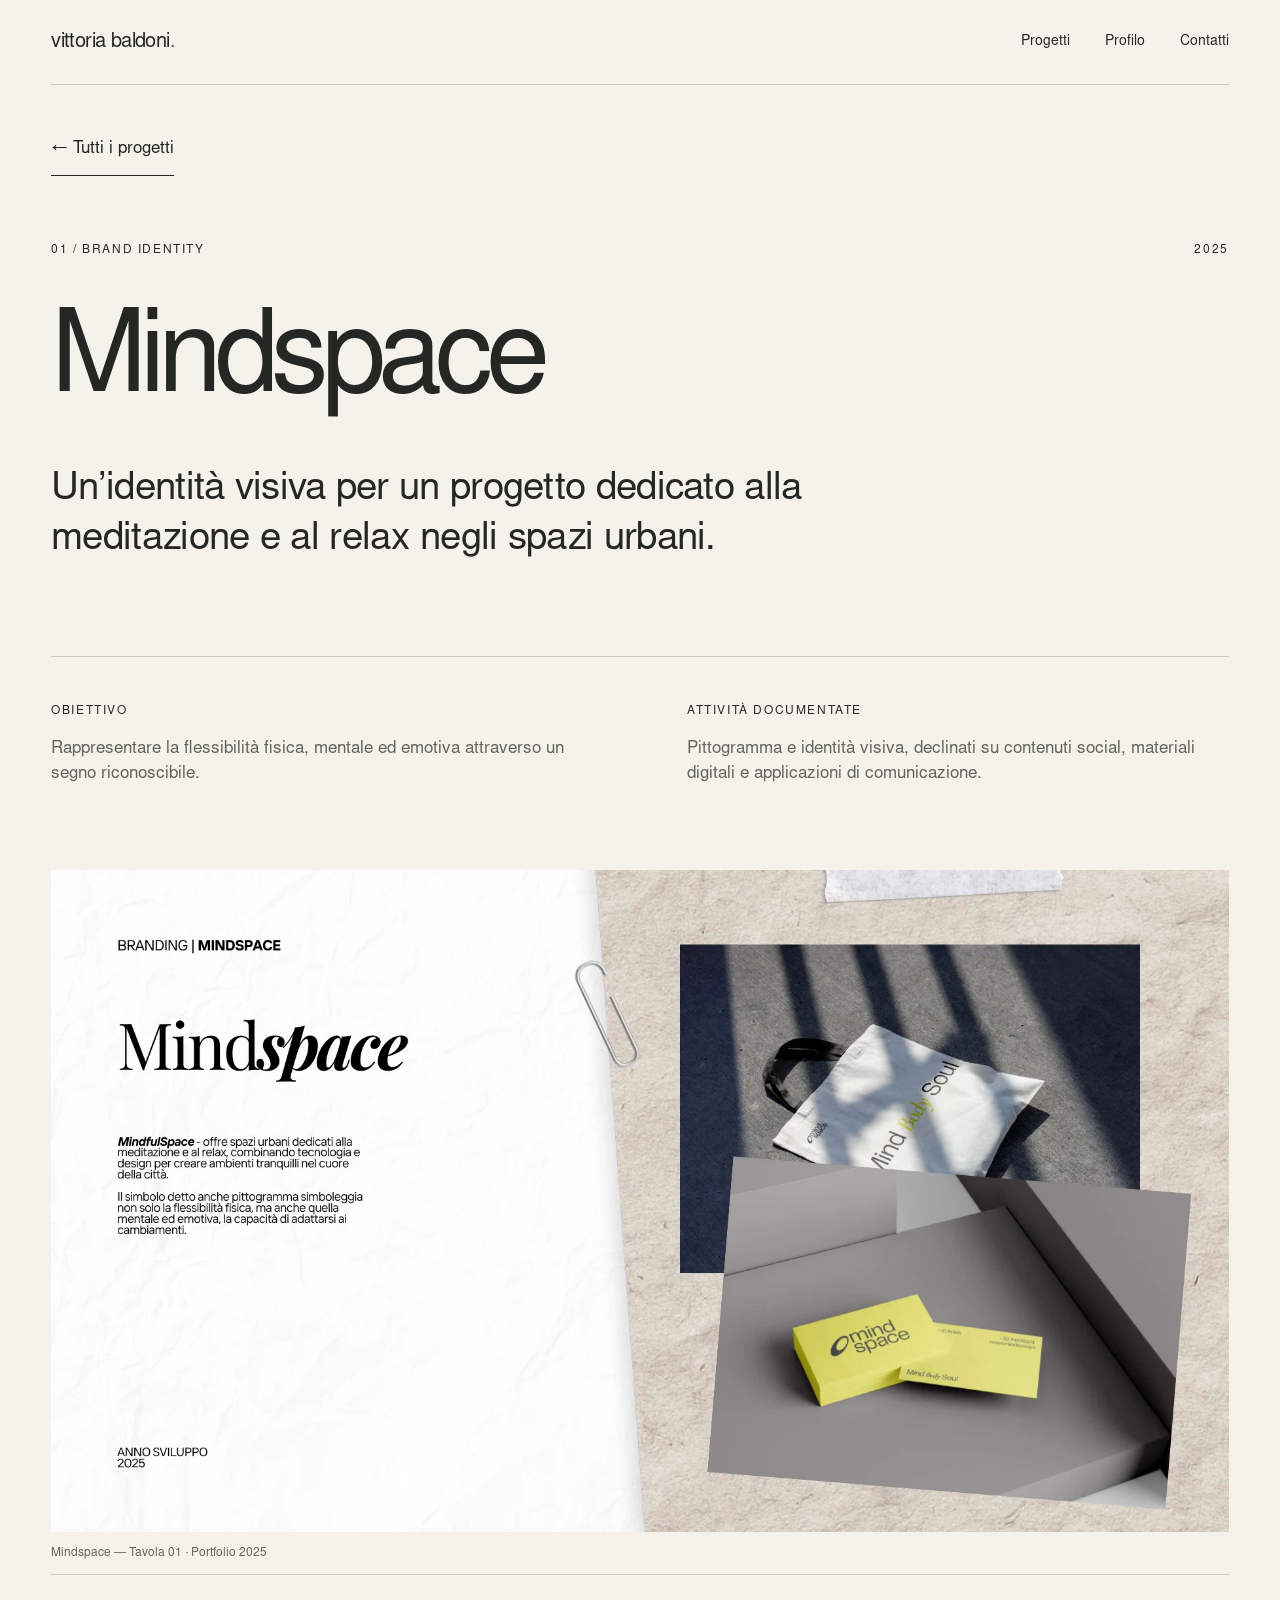
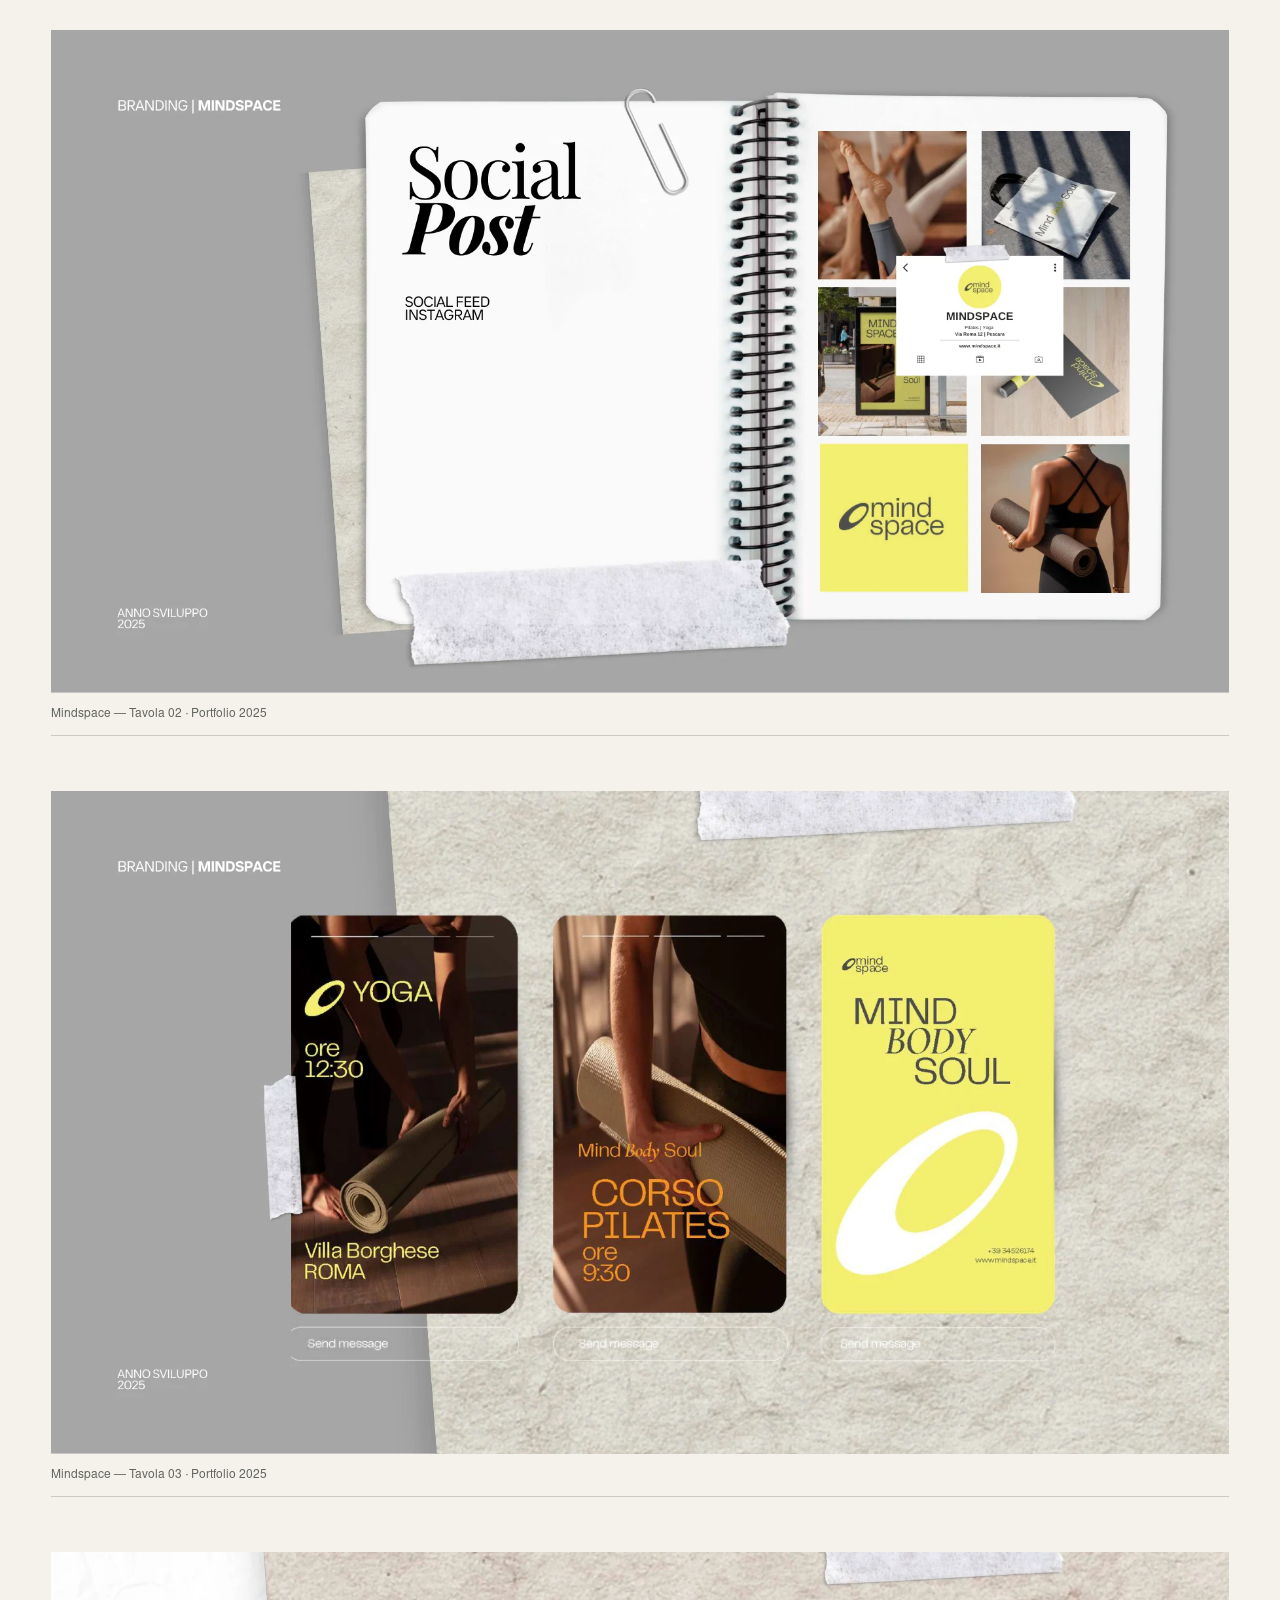
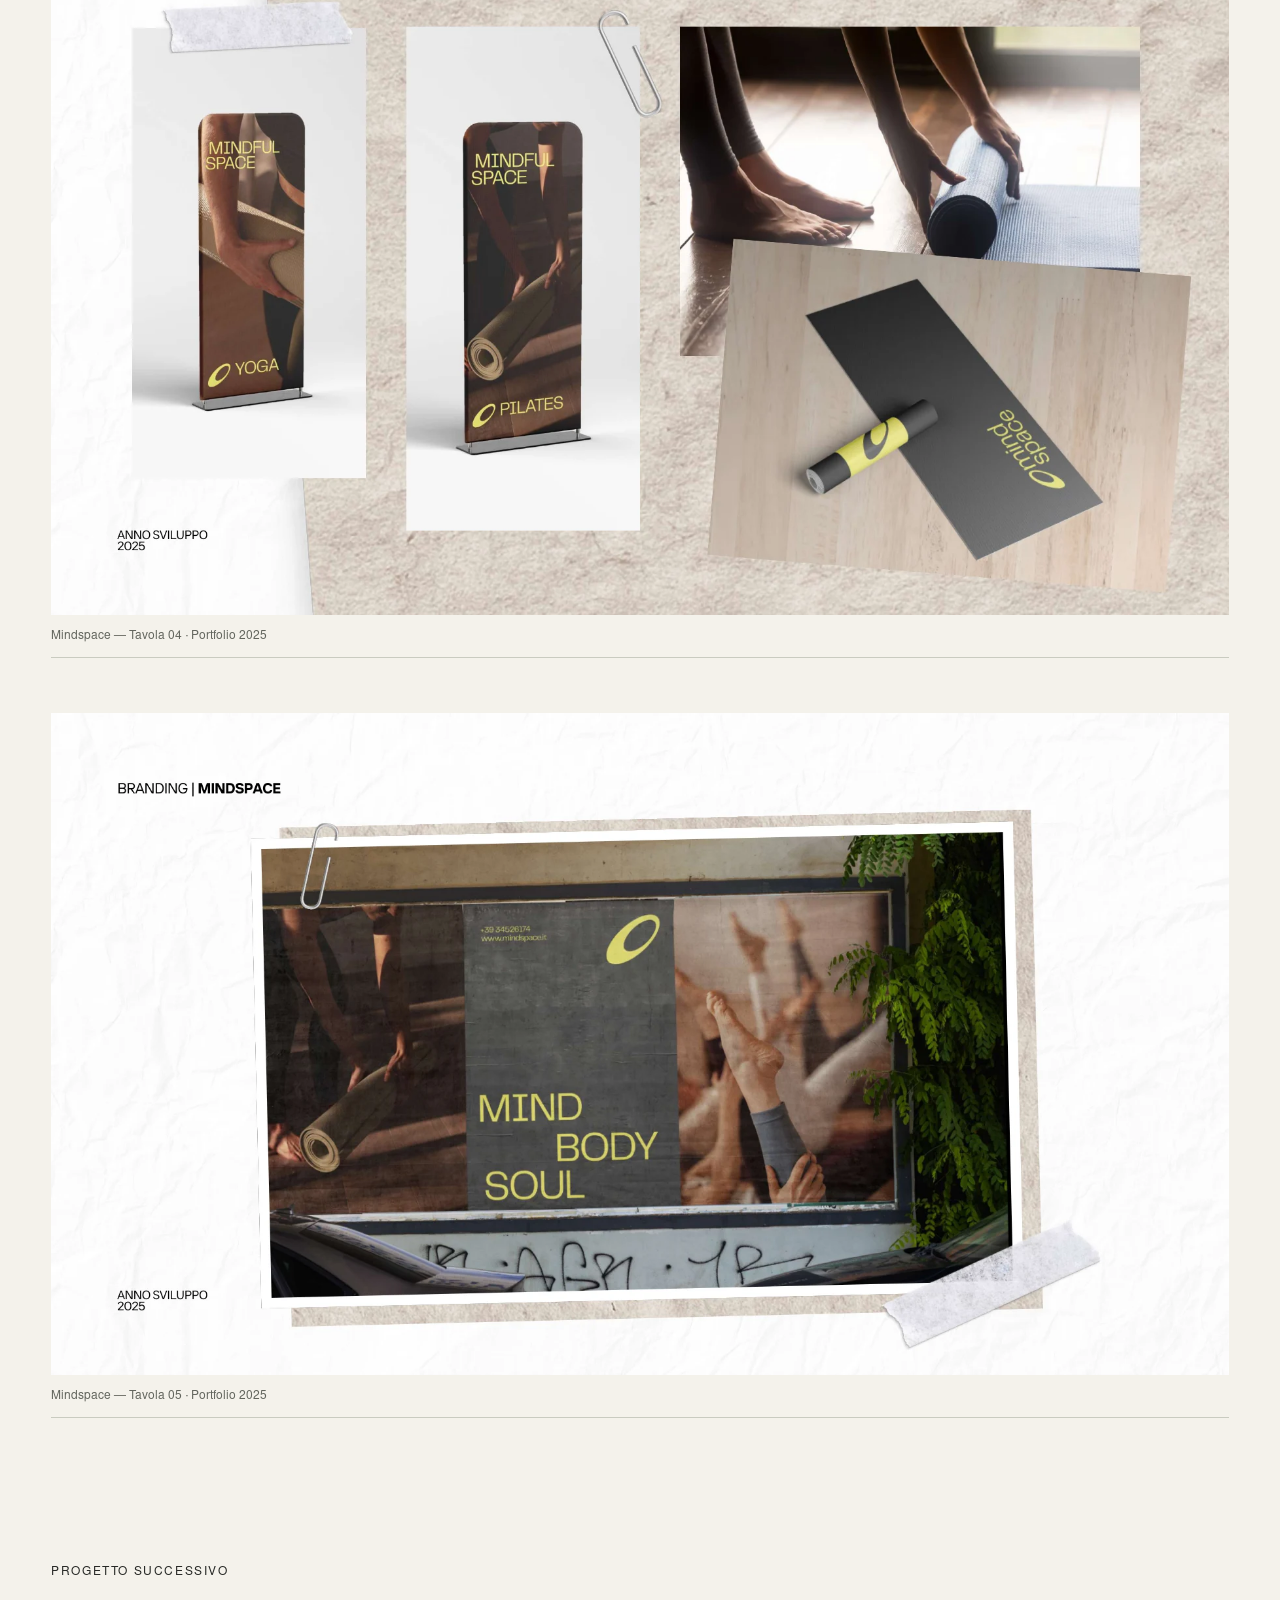
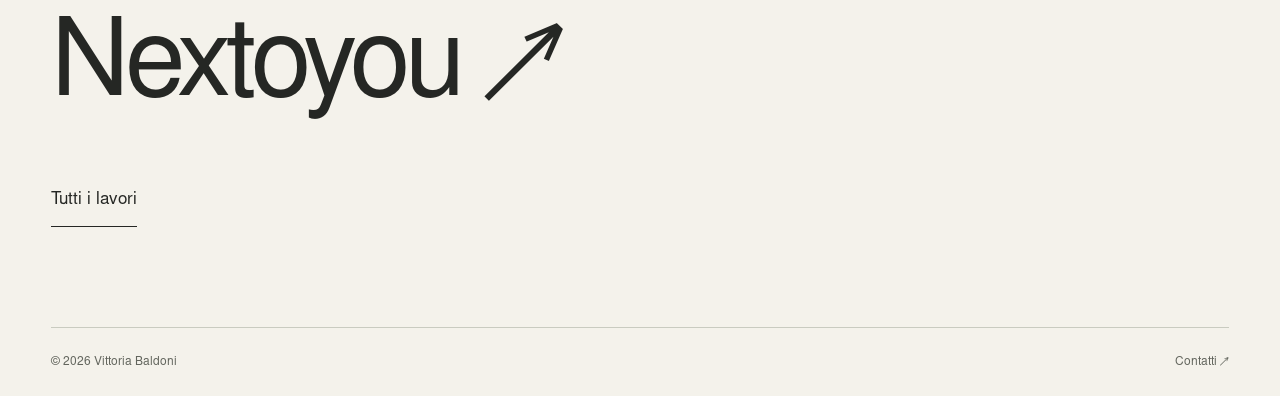
<file: mindspace.html>
<!doctype html><html lang="it"><head><meta charset="utf-8"><meta name="viewport" content="width=device-width,initial-scale=1"><meta name="description" content="Vittoria Baldoni, Digital Graphic Designer. Identità visiva, web design e comunicazione digitale."><title>Mindspace — Vittoria Baldoni</title><link rel="stylesheet" href="style.css"></head><body><a class="skip" href="#main">Vai al contenuto</a><header><a class="logo" href="index.html" aria-label="Vittoria Baldoni, home">vittoria baldoni<span style="color:var(--accent)">.</span></a><nav aria-label="Navigazione principale"><a href="index.html#progetti">Progetti</a><a href="index.html#profilo">Profilo</a><a href="index.html#contatti">Contatti</a></nav></header><main id="main"><section class="project-hero reveal"><a class="under" href="index.html#progetti">← Tutti i progetti</a><div class="project-meta"><span class="label">01 / Brand identity</span><span class="label">2025</span></div><h1>Mindspace</h1><p class="lead">Un’identità visiva per un progetto dedicato alla meditazione e al relax negli spazi urbani.</p></section><section class="project-story"><div><div class="label">Obiettivo</div><p>Rappresentare la flessibilità fisica, mentale ed emotiva attraverso un segno riconoscibile.</p></div><div><div class="label">Attività documentate</div><p>Pittogramma e identità visiva, declinati su contenuti social, materiali digitali e applicazioni di comunicazione.</p></div></section><div class="gallery"><figure><img src="assets/mindspace-1.webp" alt="Mindspace: tavola 1 dal portfolio originale" width="1800" height="1013" loading="lazy"><figcaption>Mindspace — Tavola 01 · Portfolio 2025</figcaption></figure><figure><img src="assets/mindspace-2.webp" alt="Mindspace: tavola 2 dal portfolio originale" width="1800" height="1013" loading="lazy"><figcaption>Mindspace — Tavola 02 · Portfolio 2025</figcaption></figure><figure><img src="assets/mindspace-3.webp" alt="Mindspace: tavola 3 dal portfolio originale" width="1800" height="1013" loading="lazy"><figcaption>Mindspace — Tavola 03 · Portfolio 2025</figcaption></figure><figure><img src="assets/mindspace-4.webp" alt="Mindspace: tavola 4 dal portfolio originale" width="1800" height="1013" loading="lazy"><figcaption>Mindspace — Tavola 04 · Portfolio 2025</figcaption></figure><figure><img src="assets/mindspace-5.webp" alt="Mindspace: tavola 5 dal portfolio originale" width="1800" height="1013" loading="lazy"><figcaption>Mindspace — Tavola 05 · Portfolio 2025</figcaption></figure></div><section class="contact"><div class="label">Progetto successivo</div><h2><a href="nextoyou.html">Nextoyou <span aria-hidden="true">↗</span></a></h2><a class="under" href="index.html#progetti">Tutti i lavori</a></section></main><footer><span>© 2026 Vittoria Baldoni</span><a href="index.html#contatti">Contatti ↗</a></footer></body></html>
</file>
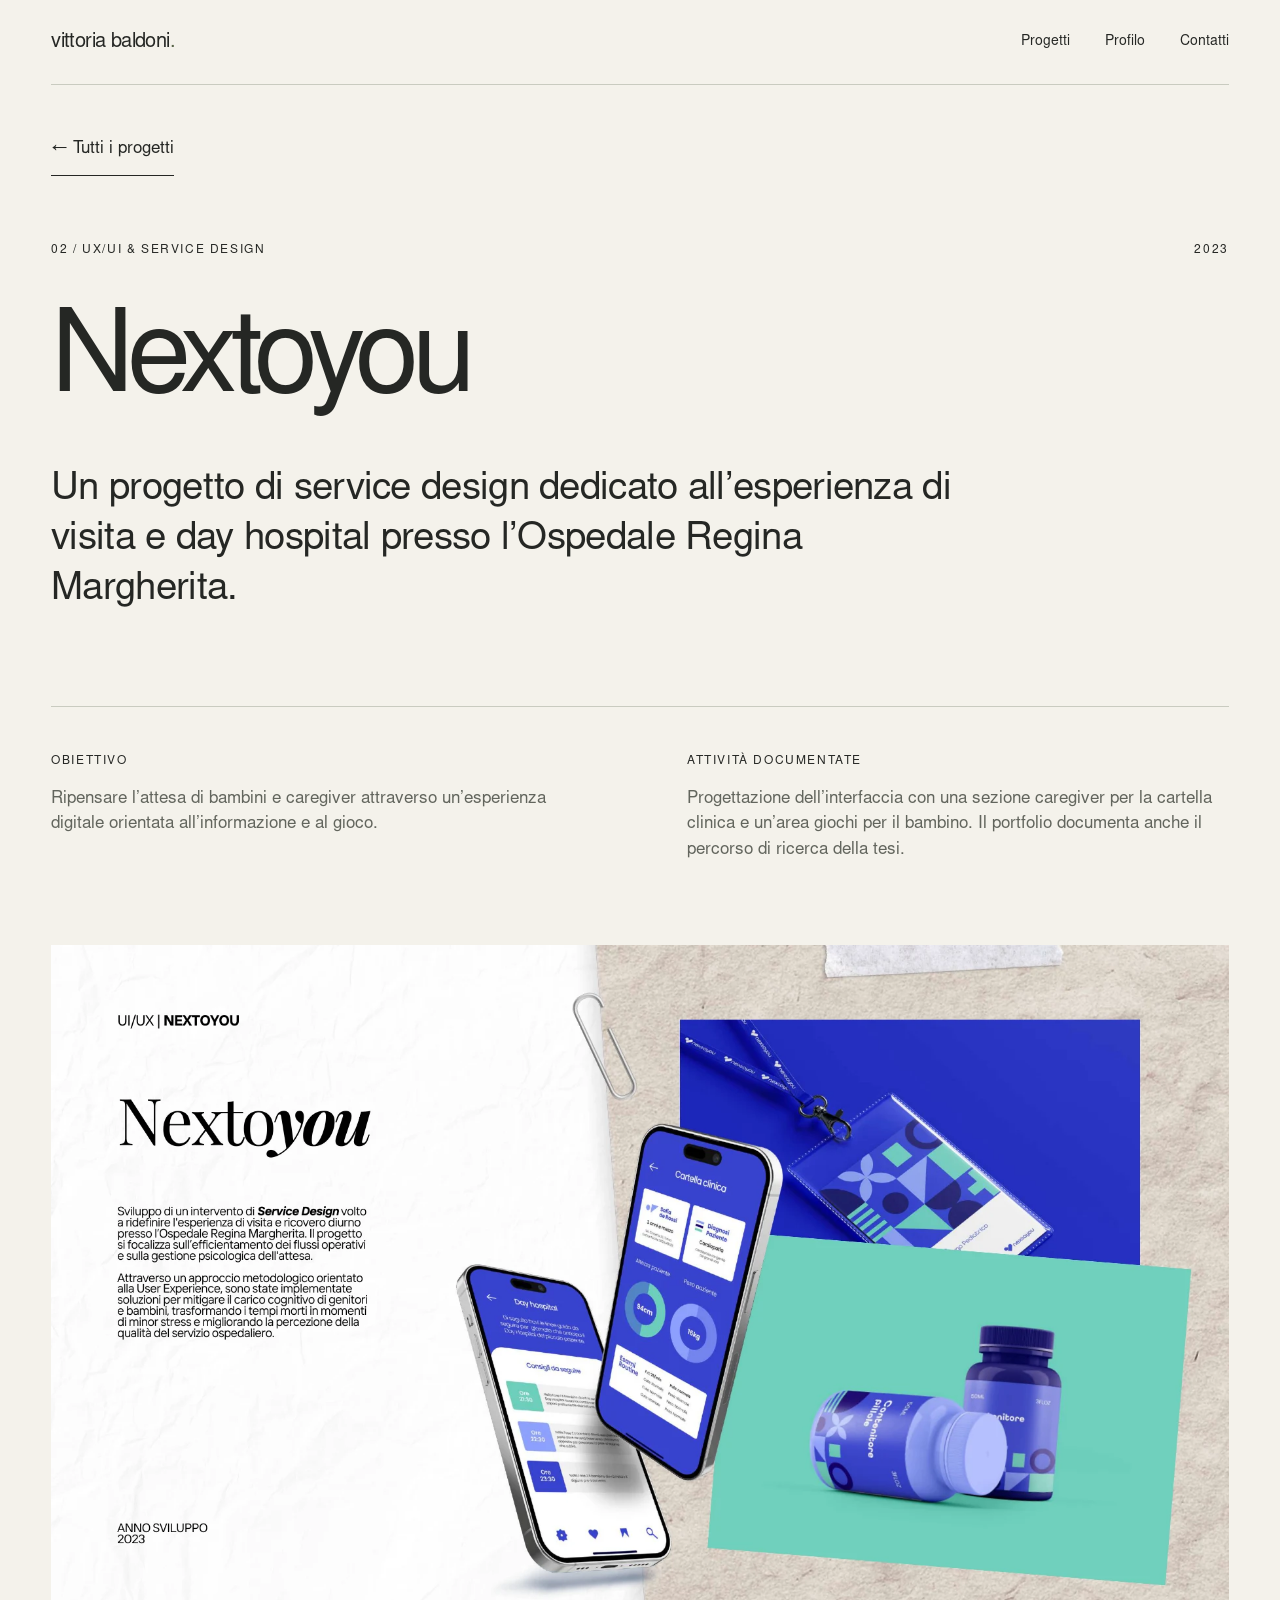
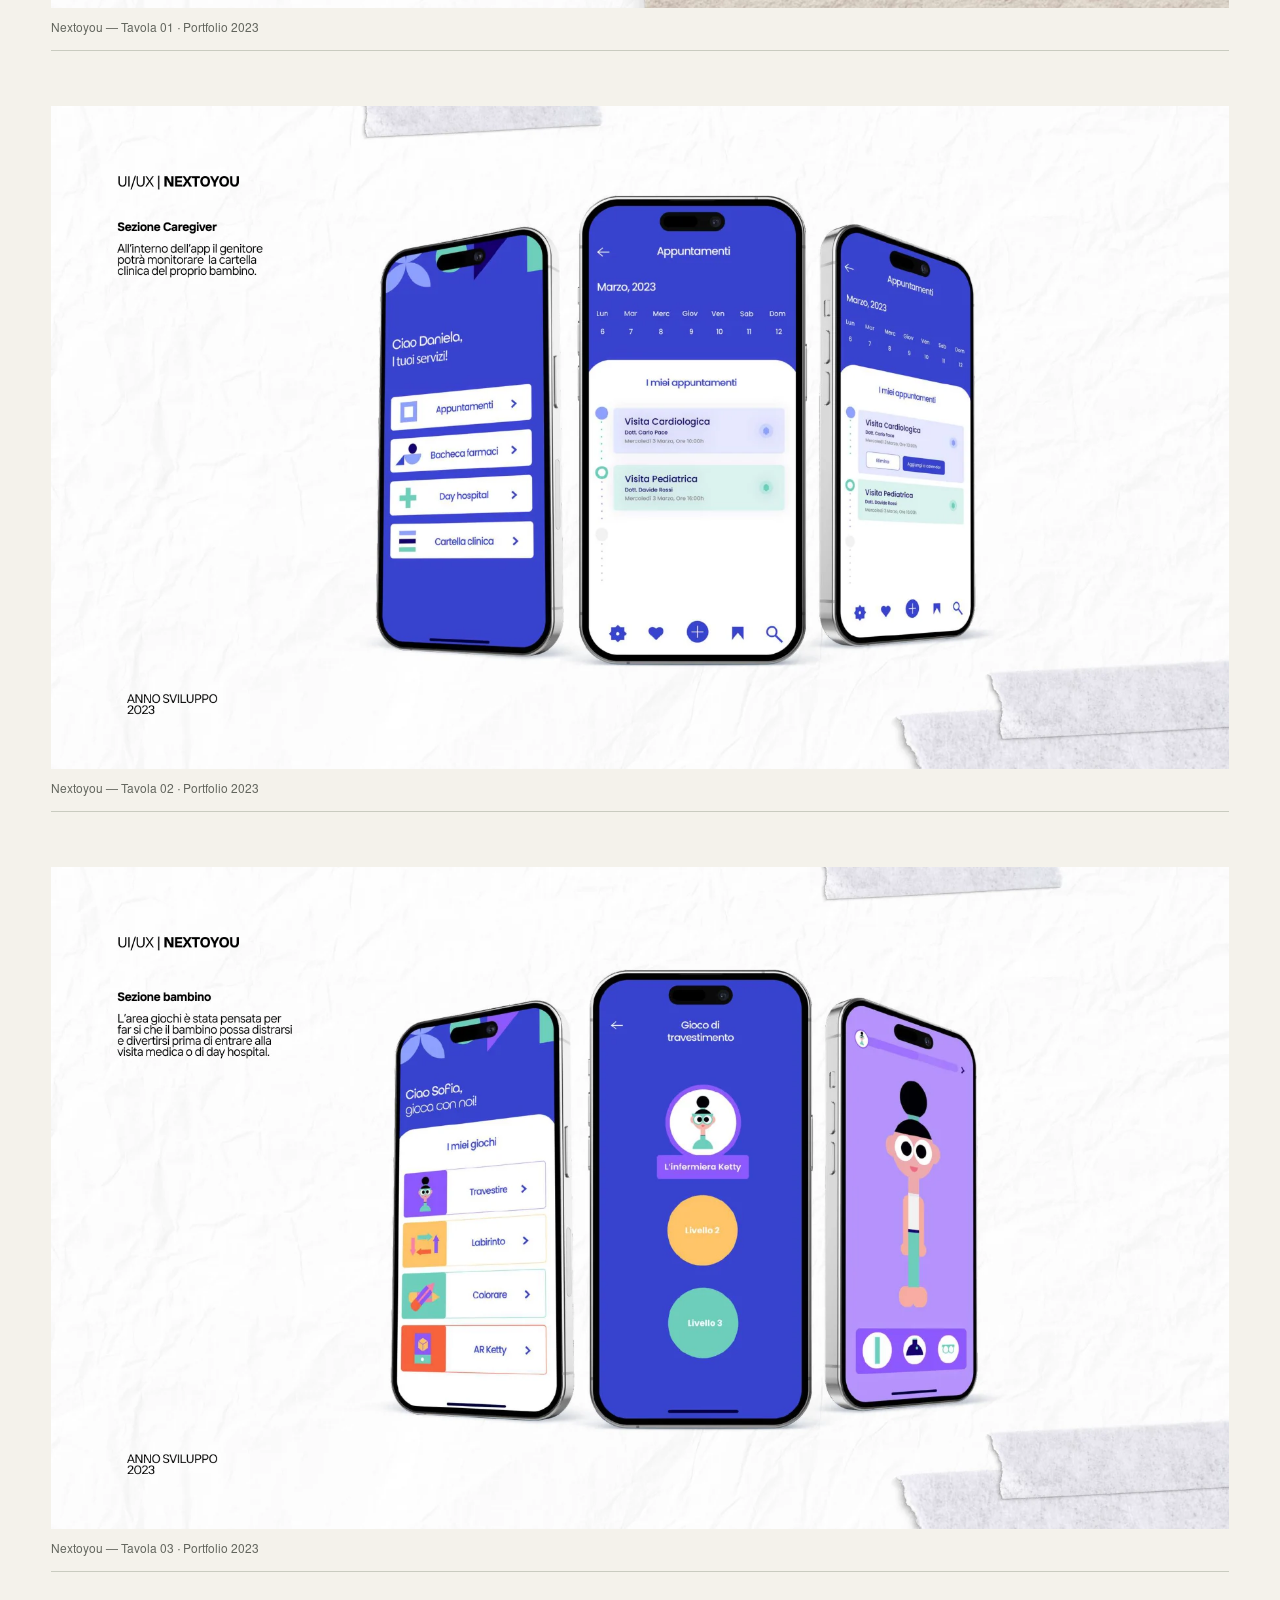
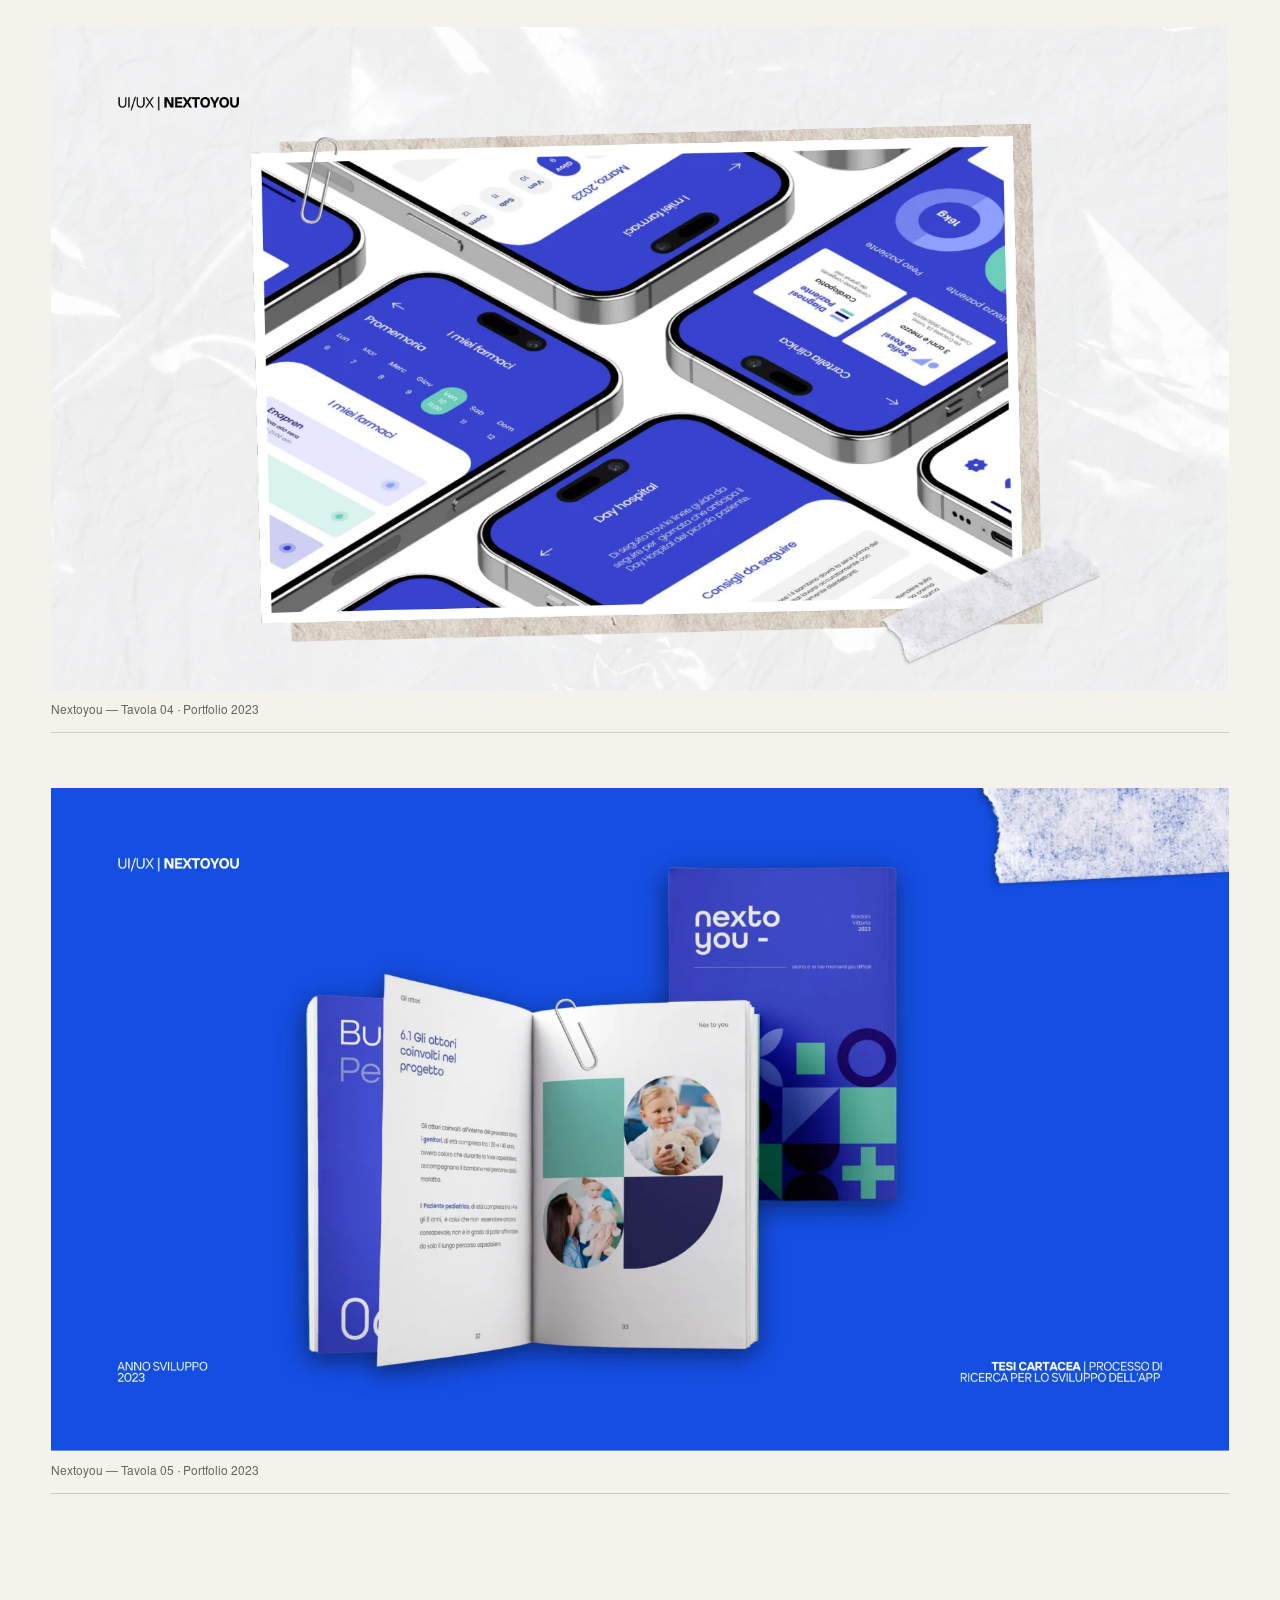
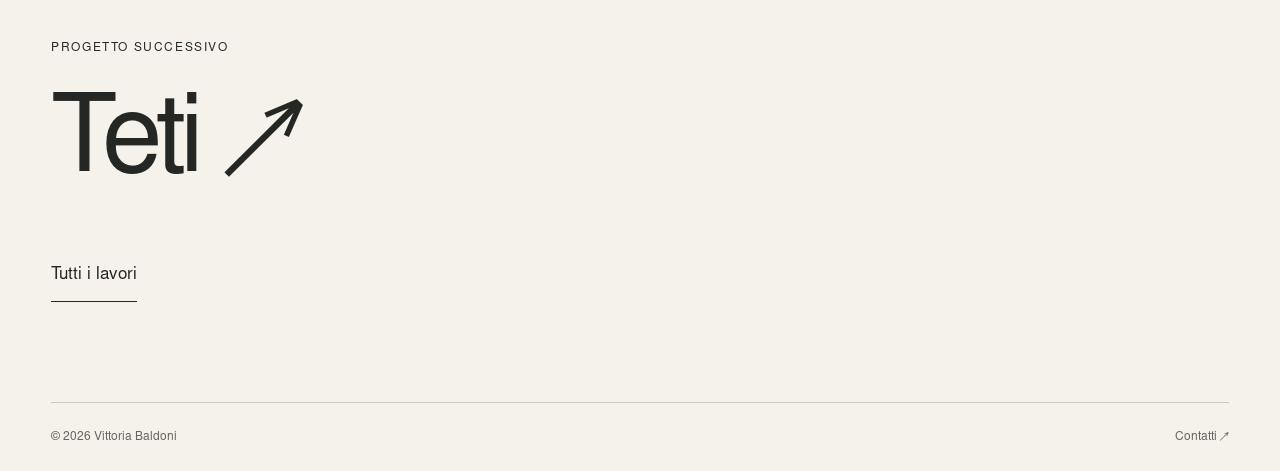
<file: nextoyou.html>
<!doctype html><html lang="it"><head><meta charset="utf-8"><meta name="viewport" content="width=device-width,initial-scale=1"><meta name="description" content="Vittoria Baldoni, Digital Graphic Designer. Identità visiva, web design e comunicazione digitale."><title>Nextoyou — Vittoria Baldoni</title><link rel="stylesheet" href="style.css"></head><body><a class="skip" href="#main">Vai al contenuto</a><header><a class="logo" href="index.html" aria-label="Vittoria Baldoni, home">vittoria baldoni<span style="color:var(--accent)">.</span></a><nav aria-label="Navigazione principale"><a href="index.html#progetti">Progetti</a><a href="index.html#profilo">Profilo</a><a href="index.html#contatti">Contatti</a></nav></header><main id="main"><section class="project-hero reveal"><a class="under" href="index.html#progetti">← Tutti i progetti</a><div class="project-meta"><span class="label">02 / UX/UI & service design</span><span class="label">2023</span></div><h1>Nextoyou</h1><p class="lead">Un progetto di service design dedicato all’esperienza di visita e day hospital presso l’Ospedale Regina Margherita.</p></section><section class="project-story"><div><div class="label">Obiettivo</div><p>Ripensare l’attesa di bambini e caregiver attraverso un’esperienza digitale orientata all’informazione e al gioco.</p></div><div><div class="label">Attività documentate</div><p>Progettazione dell’interfaccia con una sezione caregiver per la cartella clinica e un’area giochi per il bambino. Il portfolio documenta anche il percorso di ricerca della tesi.</p></div></section><div class="gallery"><figure><img src="assets/nextoyou-1.webp" alt="Nextoyou: tavola 1 dal portfolio originale" width="1800" height="1013" loading="lazy"><figcaption>Nextoyou — Tavola 01 · Portfolio 2023</figcaption></figure><figure><img src="assets/nextoyou-2.webp" alt="Nextoyou: tavola 2 dal portfolio originale" width="1800" height="1013" loading="lazy"><figcaption>Nextoyou — Tavola 02 · Portfolio 2023</figcaption></figure><figure><img src="assets/nextoyou-3.webp" alt="Nextoyou: tavola 3 dal portfolio originale" width="1800" height="1013" loading="lazy"><figcaption>Nextoyou — Tavola 03 · Portfolio 2023</figcaption></figure><figure><img src="assets/nextoyou-4.webp" alt="Nextoyou: tavola 4 dal portfolio originale" width="1800" height="1013" loading="lazy"><figcaption>Nextoyou — Tavola 04 · Portfolio 2023</figcaption></figure><figure><img src="assets/nextoyou-5.webp" alt="Nextoyou: tavola 5 dal portfolio originale" width="1800" height="1013" loading="lazy"><figcaption>Nextoyou — Tavola 05 · Portfolio 2023</figcaption></figure></div><section class="contact"><div class="label">Progetto successivo</div><h2><a href="teti.html">Teti <span aria-hidden="true">↗</span></a></h2><a class="under" href="index.html#progetti">Tutti i lavori</a></section></main><footer><span>© 2026 Vittoria Baldoni</span><a href="index.html#contatti">Contatti ↗</a></footer></body></html>
</file>
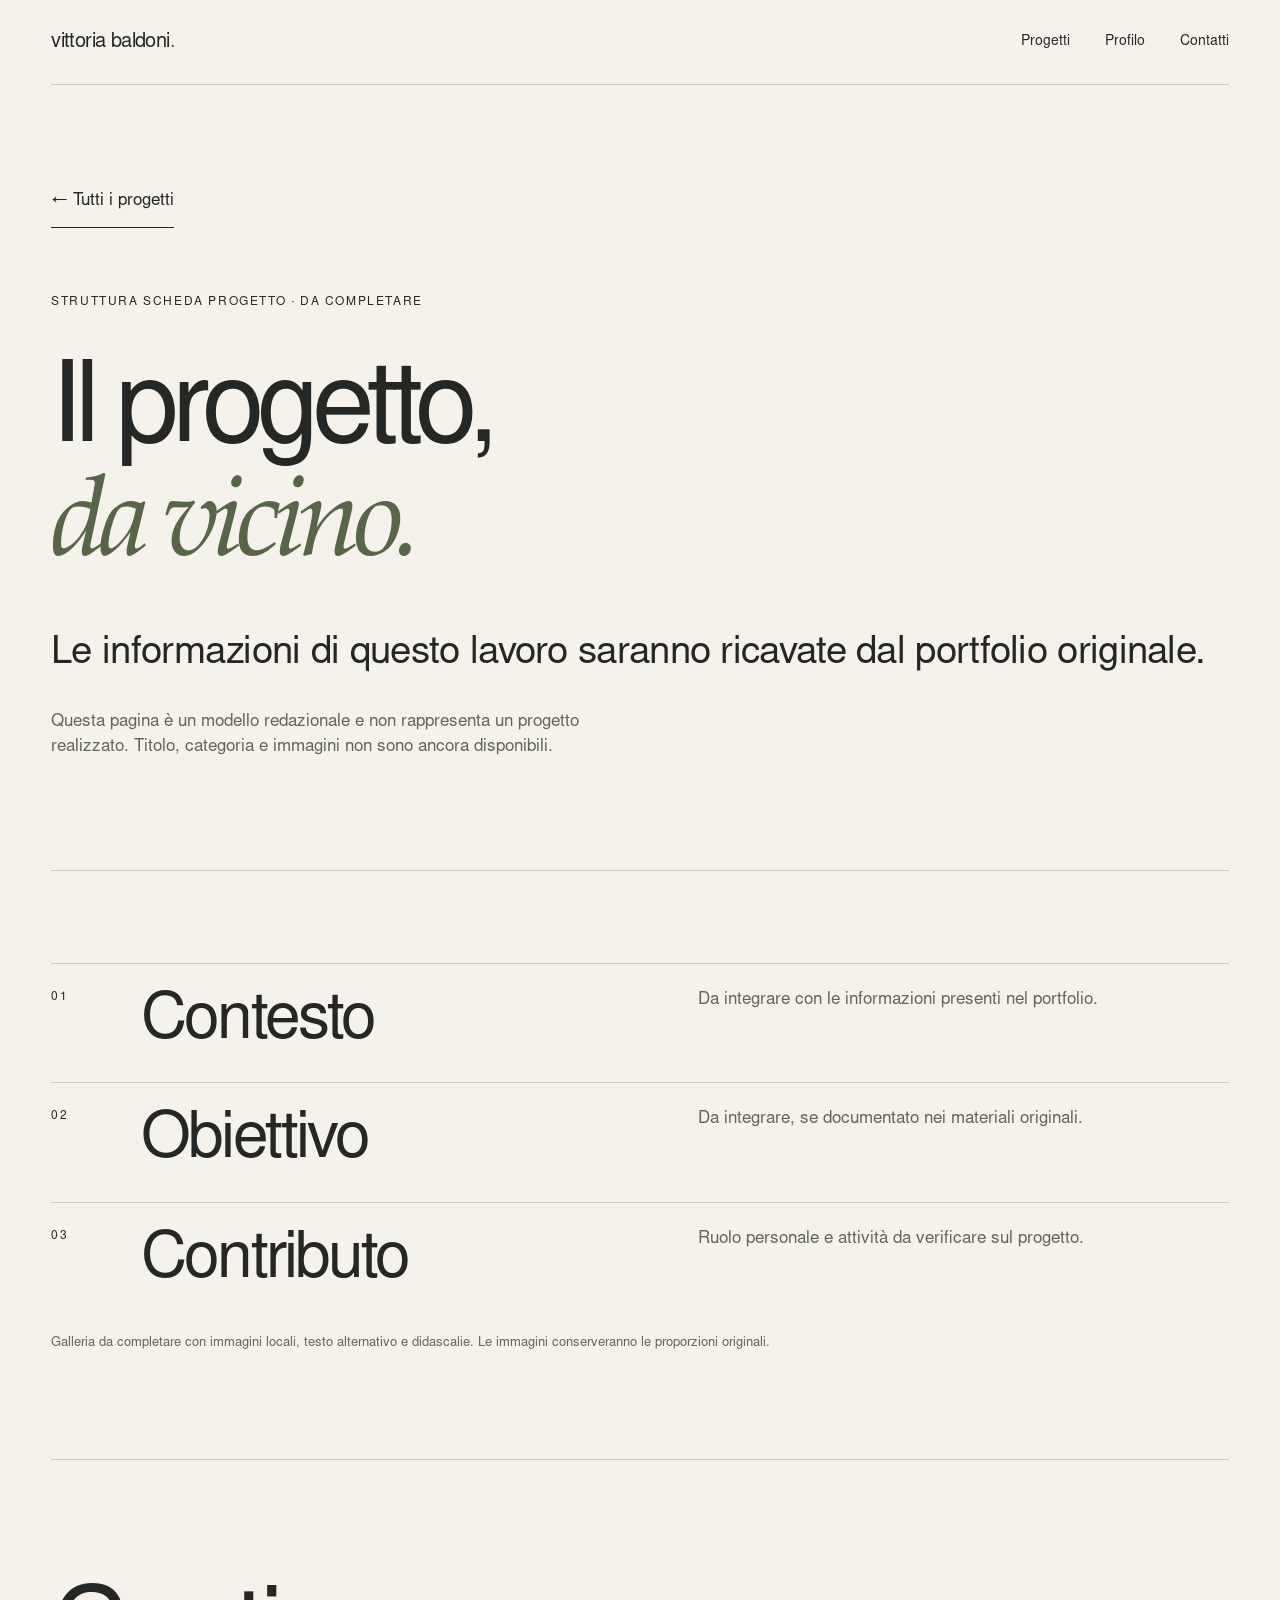
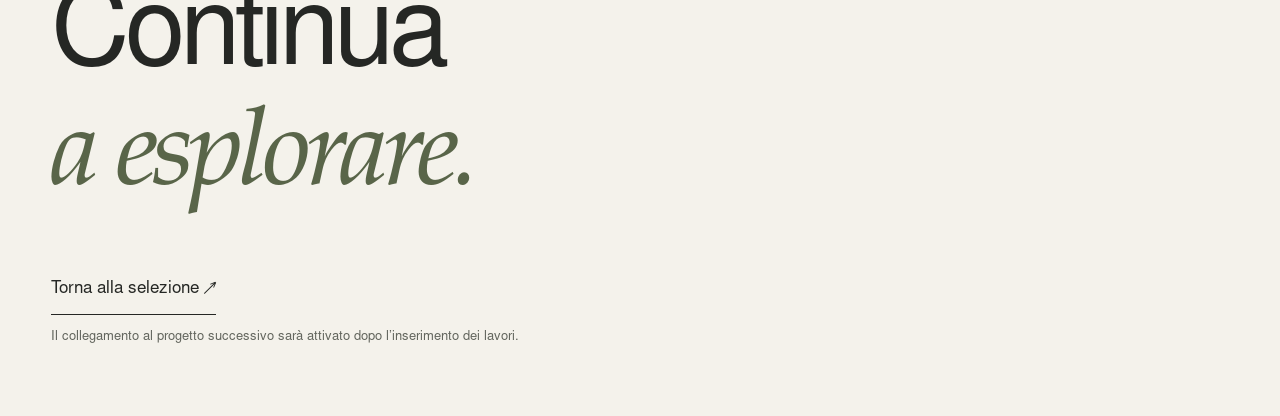
<file: progetto.html>
<!doctype html><html lang="it"><head><meta charset="utf-8"><meta name="viewport" content="width=device-width,initial-scale=1"><meta name="description" content="Vittoria Baldoni, Digital Graphic Designer. Identità visiva, web design e comunicazione digitale."><title>Il progetto,<br><em>da vicino.</em> — Vittoria Baldoni</title><link rel="stylesheet" href="style.css"></head><body><a class="skip" href="#main">Vai al contenuto</a><header><a class="logo" href="index.html" aria-label="Vittoria Baldoni, home">vittoria baldoni<span style="color:var(--accent)">.</span></a><nav aria-label="Navigazione principale"><a href="index.html#progetti">Progetti</a><a href="index.html#profilo">Profilo</a><a href="index.html#contatti">Contatti</a></nav></header><main id="main"><section class="section"><a class="under" href="index.html#progetti">← Tutti i progetti</a><p class="eyebrow" style="margin-top:65px">Struttura scheda progetto · Da completare</p><h1>Il progetto,<br><em>da vicino.</em></h1><p class="lead">Le informazioni di questo lavoro saranno ricavate dal portfolio originale.</p><p class="bio">Questa pagina è un modello redazionale e non rappresenta un progetto realizzato. Titolo, categoria e immagini non sono ancora disponibili.</p></section><section class="section"><div class="row"><span class="label">01</span><h2>Contesto</h2><p>Da integrare con le informazioni presenti nel portfolio.</p></div><div class="row"><span class="label">02</span><h2>Obiettivo</h2><p>Da integrare, se documentato nei materiali originali.</p></div><div class="row"><span class="label">03</span><h2>Contributo</h2><p>Ruolo personale e attività da verificare sul progetto.</p></div><div class="gallery"><p class="small">Galleria da completare con immagini locali, testo alternativo e didascalie. Le immagini conserveranno le proporzioni originali.</p></div></section><section class="contact"><h2>Continua<br><em>a esplorare.</em></h2><a class="under" href="index.html#progetti">Torna alla selezione ↗</a><p class="small">Il collegamento al progetto successivo sarà attivato dopo l’inserimento dei lavori.</p></section></main></body></html>
</file>
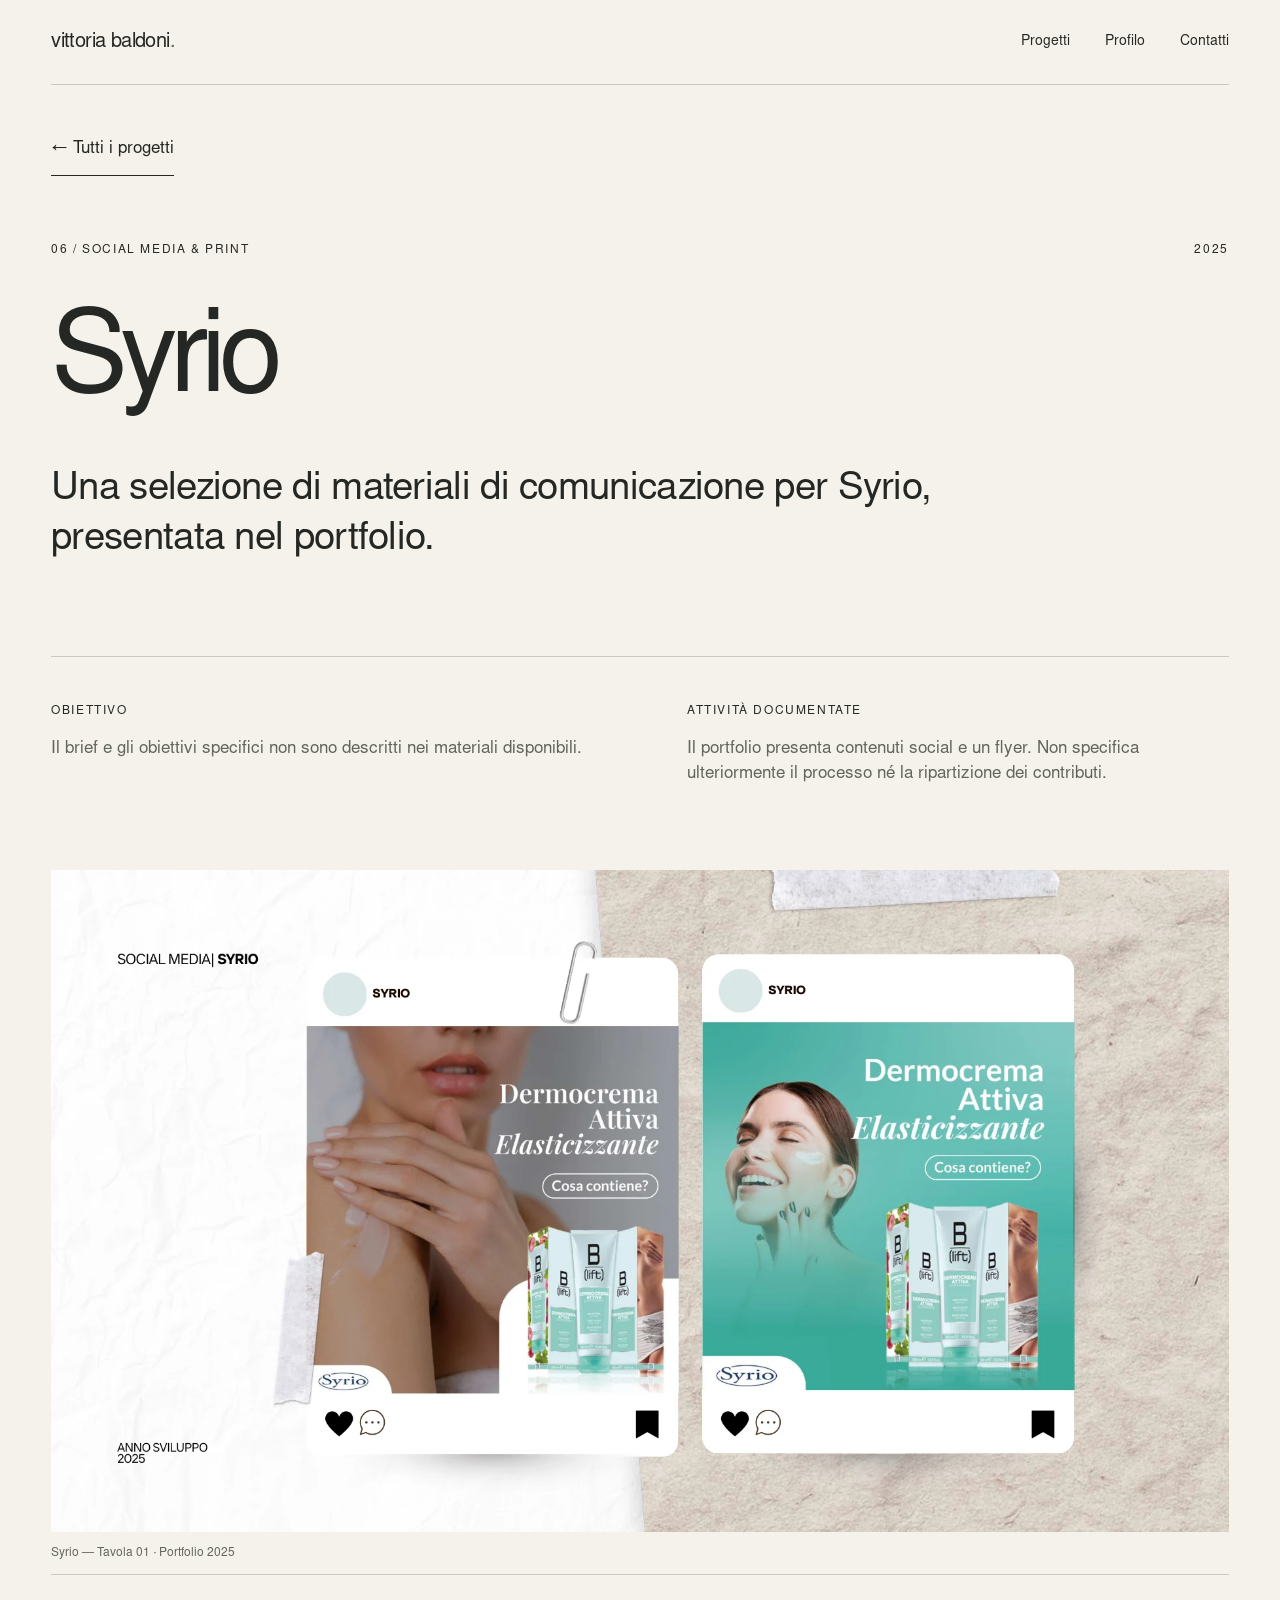
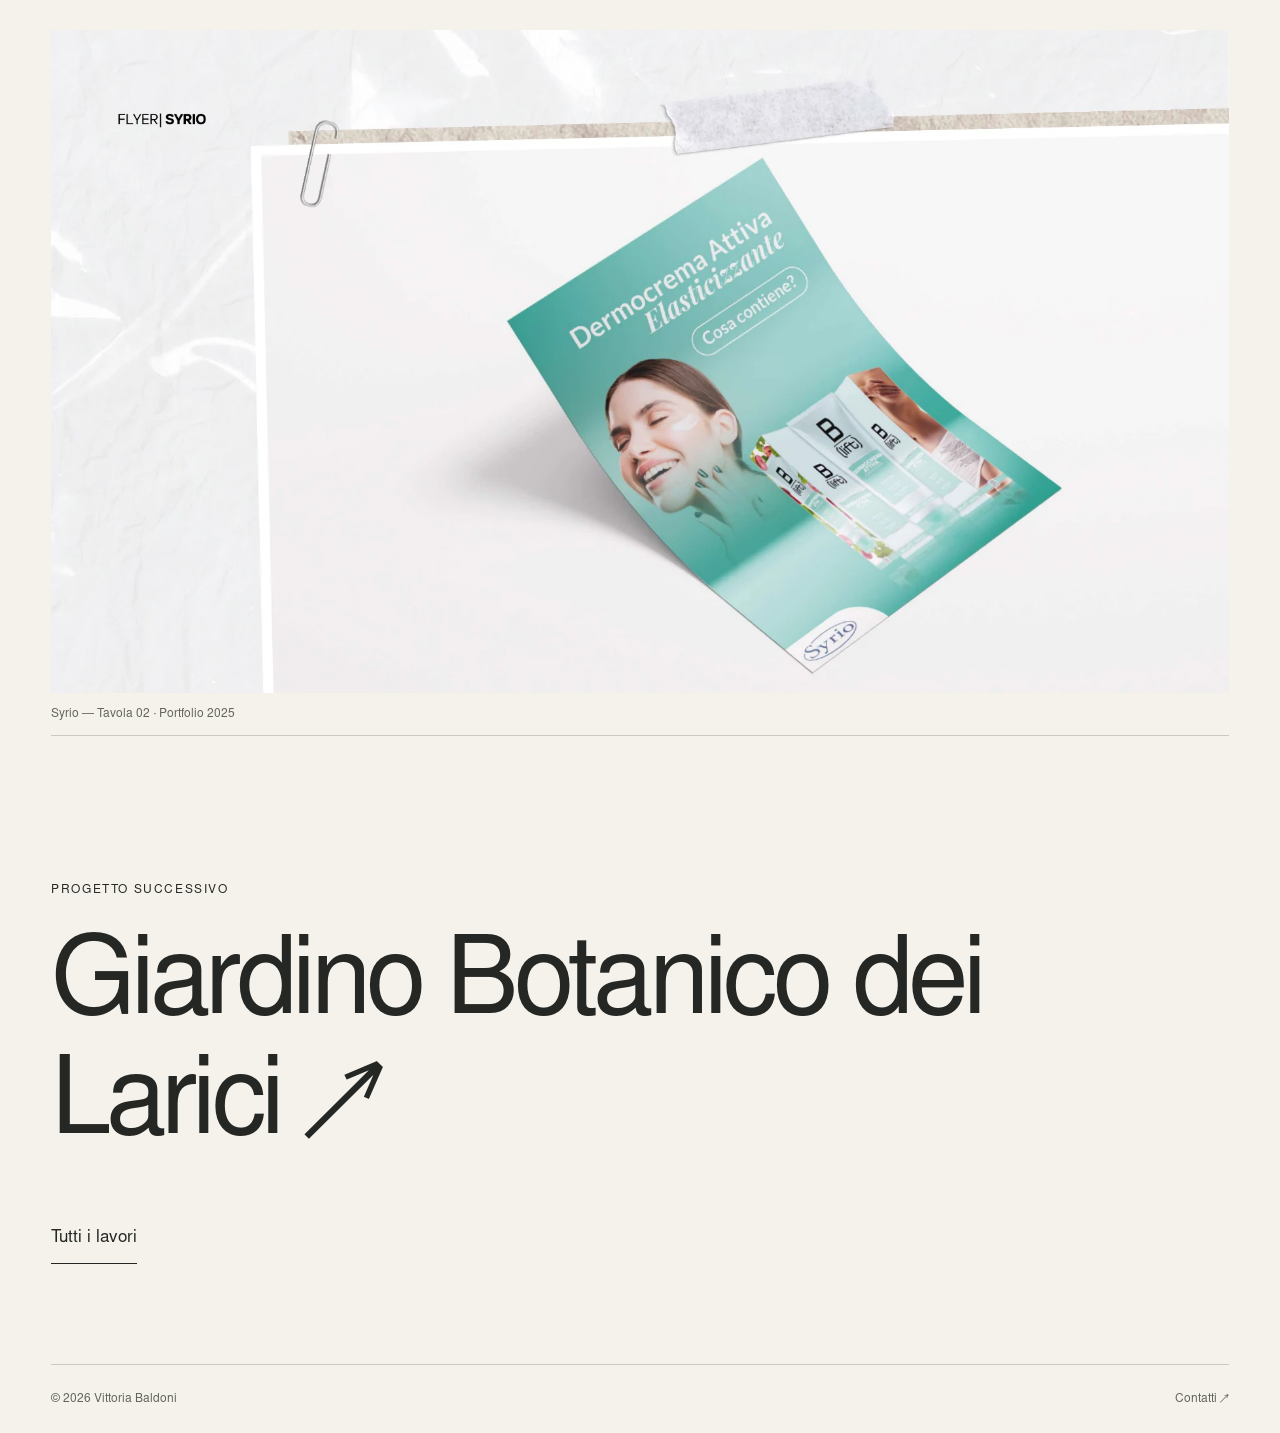
<file: syrio.html>
<!doctype html><html lang="it"><head><meta charset="utf-8"><meta name="viewport" content="width=device-width,initial-scale=1"><meta name="description" content="Vittoria Baldoni, Digital Graphic Designer. Identità visiva, web design e comunicazione digitale."><title>Syrio — Vittoria Baldoni</title><link rel="stylesheet" href="style.css"></head><body><a class="skip" href="#main">Vai al contenuto</a><header><a class="logo" href="index.html" aria-label="Vittoria Baldoni, home">vittoria baldoni<span style="color:var(--accent)">.</span></a><nav aria-label="Navigazione principale"><a href="index.html#progetti">Progetti</a><a href="index.html#profilo">Profilo</a><a href="index.html#contatti">Contatti</a></nav></header><main id="main"><section class="project-hero reveal"><a class="under" href="index.html#progetti">← Tutti i progetti</a><div class="project-meta"><span class="label">06 / Social media & print</span><span class="label">2025</span></div><h1>Syrio</h1><p class="lead">Una selezione di materiali di comunicazione per Syrio, presentata nel portfolio.</p></section><section class="project-story"><div><div class="label">Obiettivo</div><p>Il brief e gli obiettivi specifici non sono descritti nei materiali disponibili.</p></div><div><div class="label">Attività documentate</div><p>Il portfolio presenta contenuti social e un flyer. Non specifica ulteriormente il processo né la ripartizione dei contributi.</p></div></section><div class="gallery"><figure><img src="assets/syrio-1.webp" alt="Syrio: tavola 1 dal portfolio originale" width="1800" height="1013" loading="lazy"><figcaption>Syrio — Tavola 01 · Portfolio 2025</figcaption></figure><figure><img src="assets/syrio-2.webp" alt="Syrio: tavola 2 dal portfolio originale" width="1800" height="1013" loading="lazy"><figcaption>Syrio — Tavola 02 · Portfolio 2025</figcaption></figure></div><section class="contact"><div class="label">Progetto successivo</div><h2><a href="giardino-botanico.html">Giardino Botanico dei Larici <span aria-hidden="true">↗</span></a></h2><a class="under" href="index.html#progetti">Tutti i lavori</a></section></main><footer><span>© 2026 Vittoria Baldoni</span><a href="index.html#contatti">Contatti ↗</a></footer></body></html>
</file>
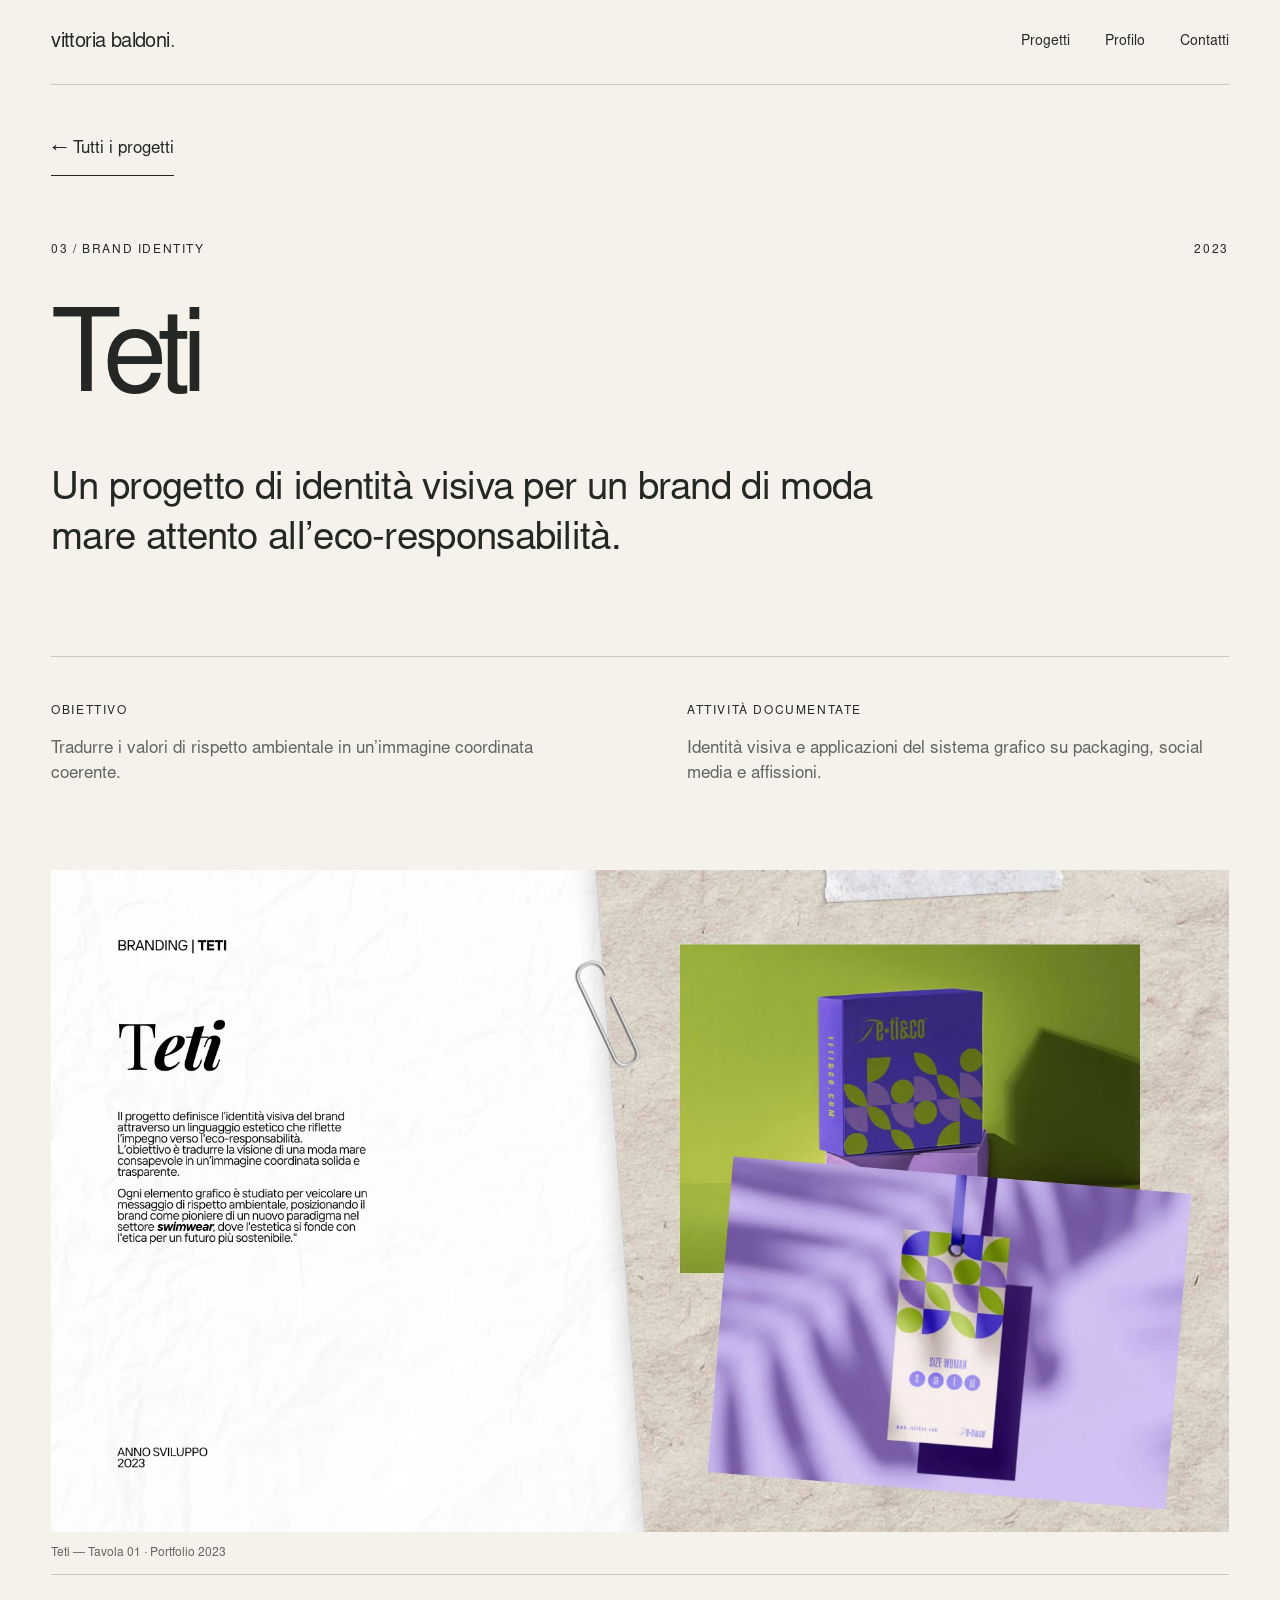
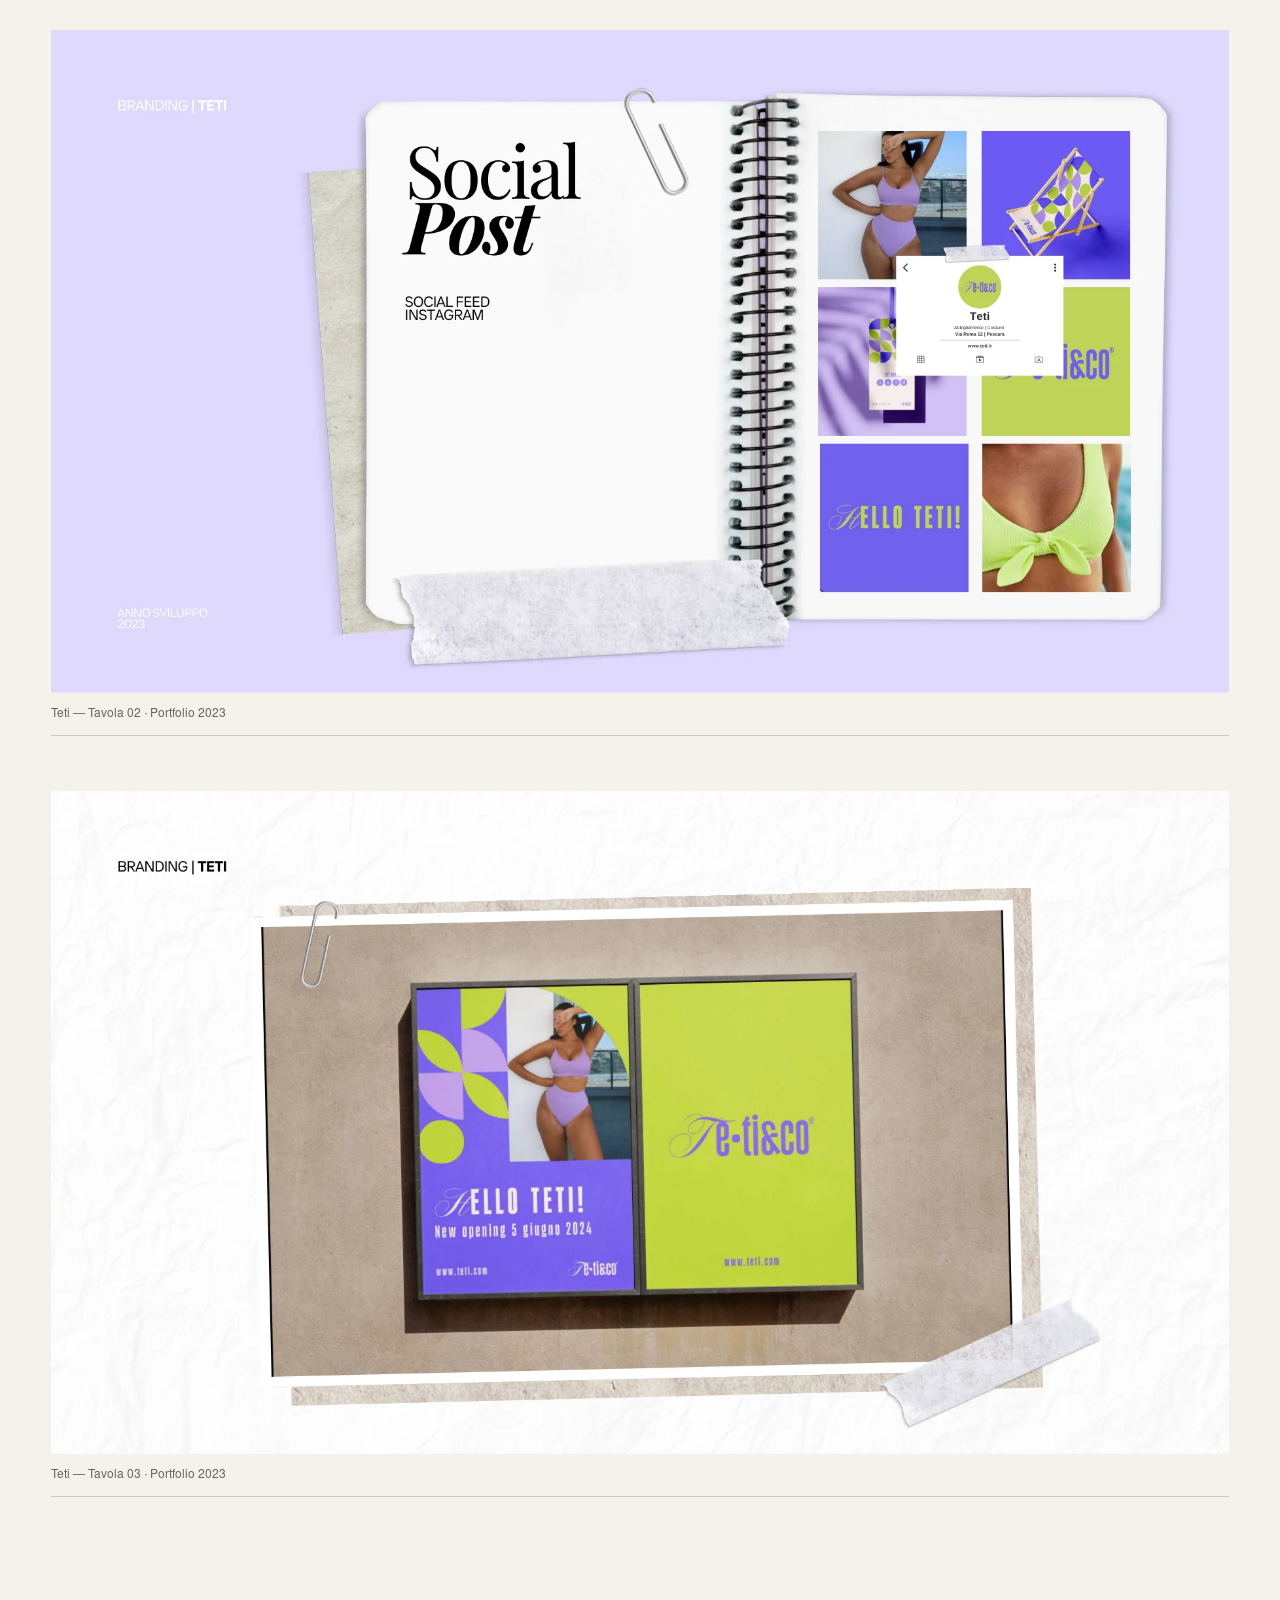
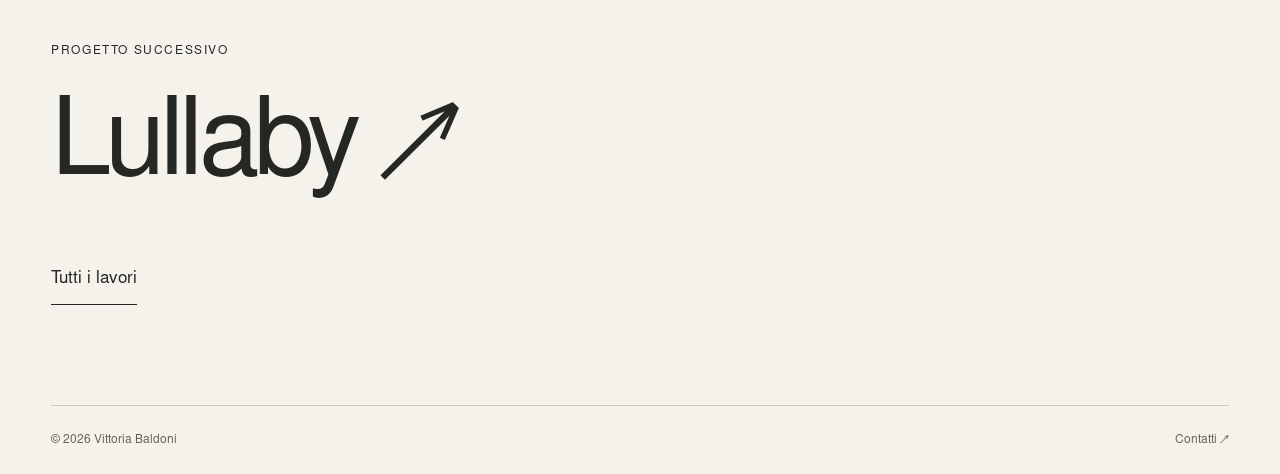
<file: teti.html>
<!doctype html><html lang="it"><head><meta charset="utf-8"><meta name="viewport" content="width=device-width,initial-scale=1"><meta name="description" content="Vittoria Baldoni, Digital Graphic Designer. Identità visiva, web design e comunicazione digitale."><title>Teti — Vittoria Baldoni</title><link rel="stylesheet" href="style.css"></head><body><a class="skip" href="#main">Vai al contenuto</a><header><a class="logo" href="index.html" aria-label="Vittoria Baldoni, home">vittoria baldoni<span style="color:var(--accent)">.</span></a><nav aria-label="Navigazione principale"><a href="index.html#progetti">Progetti</a><a href="index.html#profilo">Profilo</a><a href="index.html#contatti">Contatti</a></nav></header><main id="main"><section class="project-hero reveal"><a class="under" href="index.html#progetti">← Tutti i progetti</a><div class="project-meta"><span class="label">03 / Brand identity</span><span class="label">2023</span></div><h1>Teti</h1><p class="lead">Un progetto di identità visiva per un brand di moda mare attento all’eco-responsabilità.</p></section><section class="project-story"><div><div class="label">Obiettivo</div><p>Tradurre i valori di rispetto ambientale in un’immagine coordinata coerente.</p></div><div><div class="label">Attività documentate</div><p>Identità visiva e applicazioni del sistema grafico su packaging, social media e affissioni.</p></div></section><div class="gallery"><figure><img src="assets/teti-1.webp" alt="Teti: tavola 1 dal portfolio originale" width="1800" height="1013" loading="lazy"><figcaption>Teti — Tavola 01 · Portfolio 2023</figcaption></figure><figure><img src="assets/teti-2.webp" alt="Teti: tavola 2 dal portfolio originale" width="1800" height="1013" loading="lazy"><figcaption>Teti — Tavola 02 · Portfolio 2023</figcaption></figure><figure><img src="assets/teti-3.webp" alt="Teti: tavola 3 dal portfolio originale" width="1800" height="1013" loading="lazy"><figcaption>Teti — Tavola 03 · Portfolio 2023</figcaption></figure></div><section class="contact"><div class="label">Progetto successivo</div><h2><a href="lullaby.html">Lullaby <span aria-hidden="true">↗</span></a></h2><a class="under" href="index.html#progetti">Tutti i lavori</a></section></main><footer><span>© 2026 Vittoria Baldoni</span><a href="index.html#contatti">Contatti ↗</a></footer></body></html>
</file>
<file: style.css>
@font-face{font-family:Studio;src:url(assets/Sans.otf)}@font-face{font-family:Editorial;src:url(assets/Serif.otf)}:root{--paper:#f4f2eb;--ink:#252724;--muted:#62655d;--accent:#596549;--line:#c9cbc0}*{box-sizing:border-box}html{scroll-behavior:smooth;scroll-padding-top:90px}body{margin:0;background:var(--paper);color:var(--ink);font-family:Studio,Arial,sans-serif;font-size:17px;line-height:1.5}a{color:inherit;text-decoration:none}a:focus-visible,button:focus-visible{outline:2px solid var(--accent);outline-offset:6px}a:hover{color:var(--accent)}.skip{position:absolute;top:-80px}.skip:focus{top:10px;background:var(--paper);z-index:10}header{margin:0 4%;padding:27px 0;display:flex;justify-content:space-between;border-bottom:1px solid var(--line);align-items:center}.logo{font-size:20px;letter-spacing:-.6px}nav{display:flex;gap:35px;font-size:14px}main{margin:0 4%}.eyebrow,.label{font-size:12px;text-transform:uppercase;letter-spacing:1.6px}.hero{padding:65px 0 38px;min-height:690px}.intro{display:flex;justify-content:space-between;color:var(--muted)}h1{font-size:clamp(64px,8.8vw,140px);font-weight:400;letter-spacing:-.065em;line-height:1.01;margin:48px 0 43px;max-width:1200px}em{font-family:Editorial,Georgia,serif;font-weight:400;color:var(--accent)}.hero-bottom{display:grid;grid-template-columns:1fr 1fr;align-items:end;gap:30px}.hero-bottom p{max-width:430px;margin:0}.under{display:inline-flex;gap:50px;align-items:center;border-bottom:1px solid;padding:12px 0;width:max-content}.hero-bottom .under{justify-self:end}.ticker{display:flex;justify-content:space-between;gap:20px;padding:24px 0;border-top:1px solid var(--line);border-bottom:1px solid var(--line);font-size:14px}.section{padding:92px 0;border-bottom:1px solid var(--line)}.section-head{display:flex;justify-content:space-between;align-items:baseline;margin-bottom:45px}h2{font-weight:400;font-size:clamp(38px,5vw,72px);letter-spacing:-.045em;line-height:1.1;margin:0}h3{font-size:24px;font-weight:400;letter-spacing:-.5px;margin:0 0 10px}.pending{padding:58px 0;display:grid;grid-template-columns:1fr 2fr;border-top:1px solid var(--ink);border-bottom:1px solid var(--line)}.pending .big{font-size:100px;line-height:1;color:var(--accent);font-family:Editorial}.pending p{max-width:620px;color:var(--muted)}.small{font-size:13px;color:var(--muted)}.profile{display:grid;grid-template-columns:1fr 1.65fr;gap:8%}.lead{font-size:clamp(25px,3vw,42px);line-height:1.3;letter-spacing:-.7px;margin:0 0 30px}.bio{max-width:610px;color:var(--muted)}.skills{margin-top:60px}.row{display:grid;grid-template-columns:65px 1fr 1fr;gap:25px;border-top:1px solid var(--line);padding:24px 0}.row p{margin:0;color:var(--muted)}.experience{display:grid;grid-template-columns:1fr 1.65fr;gap:8%;margin-top:85px}.job{border-top:1px solid var(--line);padding:23px 0}.job p{margin:7px 0;color:var(--muted)}.job .date{font-size:12px;text-transform:uppercase;letter-spacing:1px}.education{margin-top:35px}.contact{padding:90px 0 55px}.contact h2{font-size:clamp(58px,8.5vw,128px);max-width:1000px;margin:30px 0 45px}.email{font-size:clamp(19px,3.5vw,48px);letter-spacing:-.03em;border-bottom:1px solid;overflow-wrap:anywhere}.contact-links{display:flex;gap:30px;margin-top:35px}footer{display:flex;justify-content:space-between;gap:20px;margin:45px 4% 0;padding:25px 0;border-top:1px solid var(--line);font-size:12px;color:var(--muted)}.reveal{animation:enter .7s ease both}@keyframes enter{from{opacity:0;transform:translateY(12px)}to{opacity:1;transform:none}}button{font:inherit;background:none;border:0;color:inherit;cursor:pointer}.gallery img{width:100%;height:auto;display:block;margin:30px 0}@media(max-width:700px){header{align-items:start}.logo{font-size:17px}nav{gap:15px;font-size:12px}.hero{padding-top:38px;min-height:620px}.intro{display:block}.intro span{display:block;margin-bottom:7px}h1{margin-top:55px;font-size:clamp(58px,12vw,85px)}.hero-bottom{grid-template-columns:1fr}.hero-bottom .under{justify-self:start}.ticker{flex-wrap:wrap;font-size:12px}.section{padding:65px 0}.section-head{display:block}.section-head .label{margin-bottom:20px}.pending{grid-template-columns:1fr;gap:30px}.pending .big{font-size:64px}.profile,.experience{grid-template-columns:1fr;gap:30px}.row{grid-template-columns:30px 1fr;gap:15px}.row p{grid-column:2}.contact-links{flex-wrap:wrap}footer{flex-wrap:wrap}}@media(prefers-reduced-motion:reduce){html{scroll-behavior:auto}.reveal{animation:none}*{transition:none!important}}
.selection-intro{max-width:540px;color:var(--muted);margin-bottom:50px}.project-grid{display:grid;grid-template-columns:1fr 1fr;gap:70px 4%}.project:nth-child(4n+2){margin-top:100px}.project-image{overflow:hidden;background:#e7e6df}.project-image img{display:block;width:100%;height:auto;transition:transform .5s}.project a:hover img{transform:scale(1.015)}.project-meta{display:flex;justify-content:space-between;gap:20px;margin:20px 0 12px}.project h3{font-size:32px}.project p{max-width:500px;color:var(--muted);margin:8px 0}.project-hero{padding:40px 0 60px}.project-hero .project-meta{margin-top:65px}.project-hero h1{font-size:clamp(50px,9vw,135px);overflow-wrap:anywhere}.project-hero .lead{max-width:900px}.project-story{display:grid;grid-template-columns:1fr 1fr;gap:8%;padding:45px 0 65px;border-top:1px solid var(--line)}.project-story p{max-width:560px;color:var(--muted)}.gallery figure{margin:0 0 55px}.gallery img{margin:0}.gallery figcaption{font-size:12px;color:var(--muted);padding-top:12px;border-bottom:1px solid var(--line);padding-bottom:12px}@media(max-width:700px){.project-grid{grid-template-columns:1fr;gap:45px}.project:nth-child(4n+2){margin-top:0}.project-story{grid-template-columns:1fr;gap:25px}.project-meta .label{font-size:10px}.project h3{font-size:29px}}
</file>
